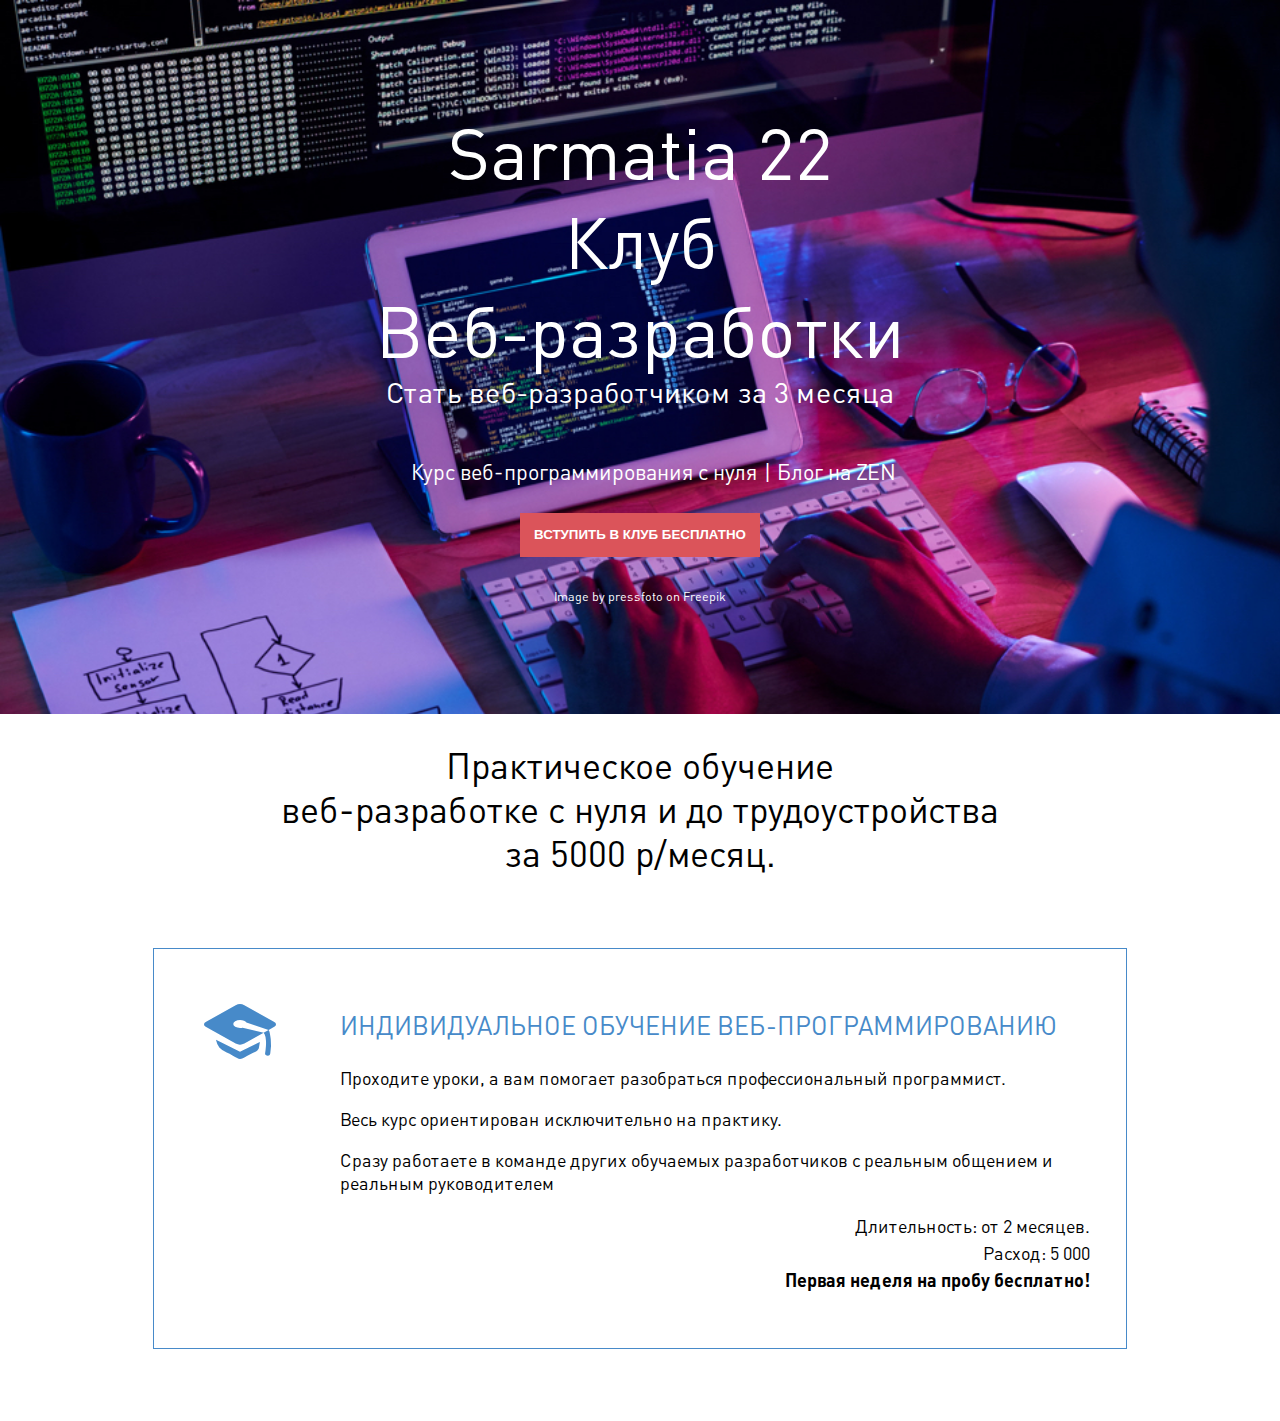
<file: index.html>
<!DOCTYPE html>
<html lang="ru">
    <head>
        <title>Sarmatia 22</title>
        <meta charset="utf-8">
        <meta name="viewport" content="width=device-width">
        <!-- <meta name="keywords"> -->
        <!-- <meta name="description"> -->
        <link rel="stylesheet" href="css/general.css">
        <!-- <link rel="stylesheet" href="fonts/DINPro/stylesheet.css"> -->
        <!-- <link rel="stylesheet" href="fonts/fontello-5a3dbc9b/css/fontello.css"> -->
    </head>
    <body>
        <header>
            <h1>Sarmatia 22 <br>
                Клуб<br> Веб-разработки 
                <span>Стать веб-разработчиком за 3 месяца</span>
            </h1>
            <nav>
                <ul>
                    <li>Курс веб-программирования с нуля</li>
                    <li>Блог на ZEN</li>
                </ul>
                <button>Вступить в клуб бесплатно</button>
            </nav>
            <div><a class="freepick-link" href="https://www.freepik.com/free-photo/professional-programmer-working-late-dark-office_5698342.htm#query=programmer&position=3&from_view=search" target="_blank">Image by pressfoto on Freepik</a></div>
        </header>
        <main>
            <section id="study-order">
                <h2>
                    Практическое обучение <br> веб-разработке с нуля и до трудоустройства <br> за 5000 р/месяц.
                </h2>

                <article class="grid-wrapper">
                    <div><span class="icon icon-graduation-cap"></span></div>
                    <div>
                        <h3>​ИНДИВИДУАЛЬНОЕ ОБУЧЕНИЕ ВЕБ-ПРОГРАММИРОВАНИЮ</h3>
                        <p>​Проходите уроки, а вам помогает разобраться профессиональный программист.</p>
                        <p>Весь курс ориентирован исключительно на практику.</p>
                        <p>Сразу работаете в команде других обучаемых разработчиков с реальным общением и реальным руководителем</p>
                        <p>​Длительность: от 2 месяцев.<br>
                            Расход: 5 000<br>
                            <b>Первая неделя на пробу бесплатно!</b></p>
                    </div>
                </article>                
            </section>
        </main>
    </body>
</html>
</file>
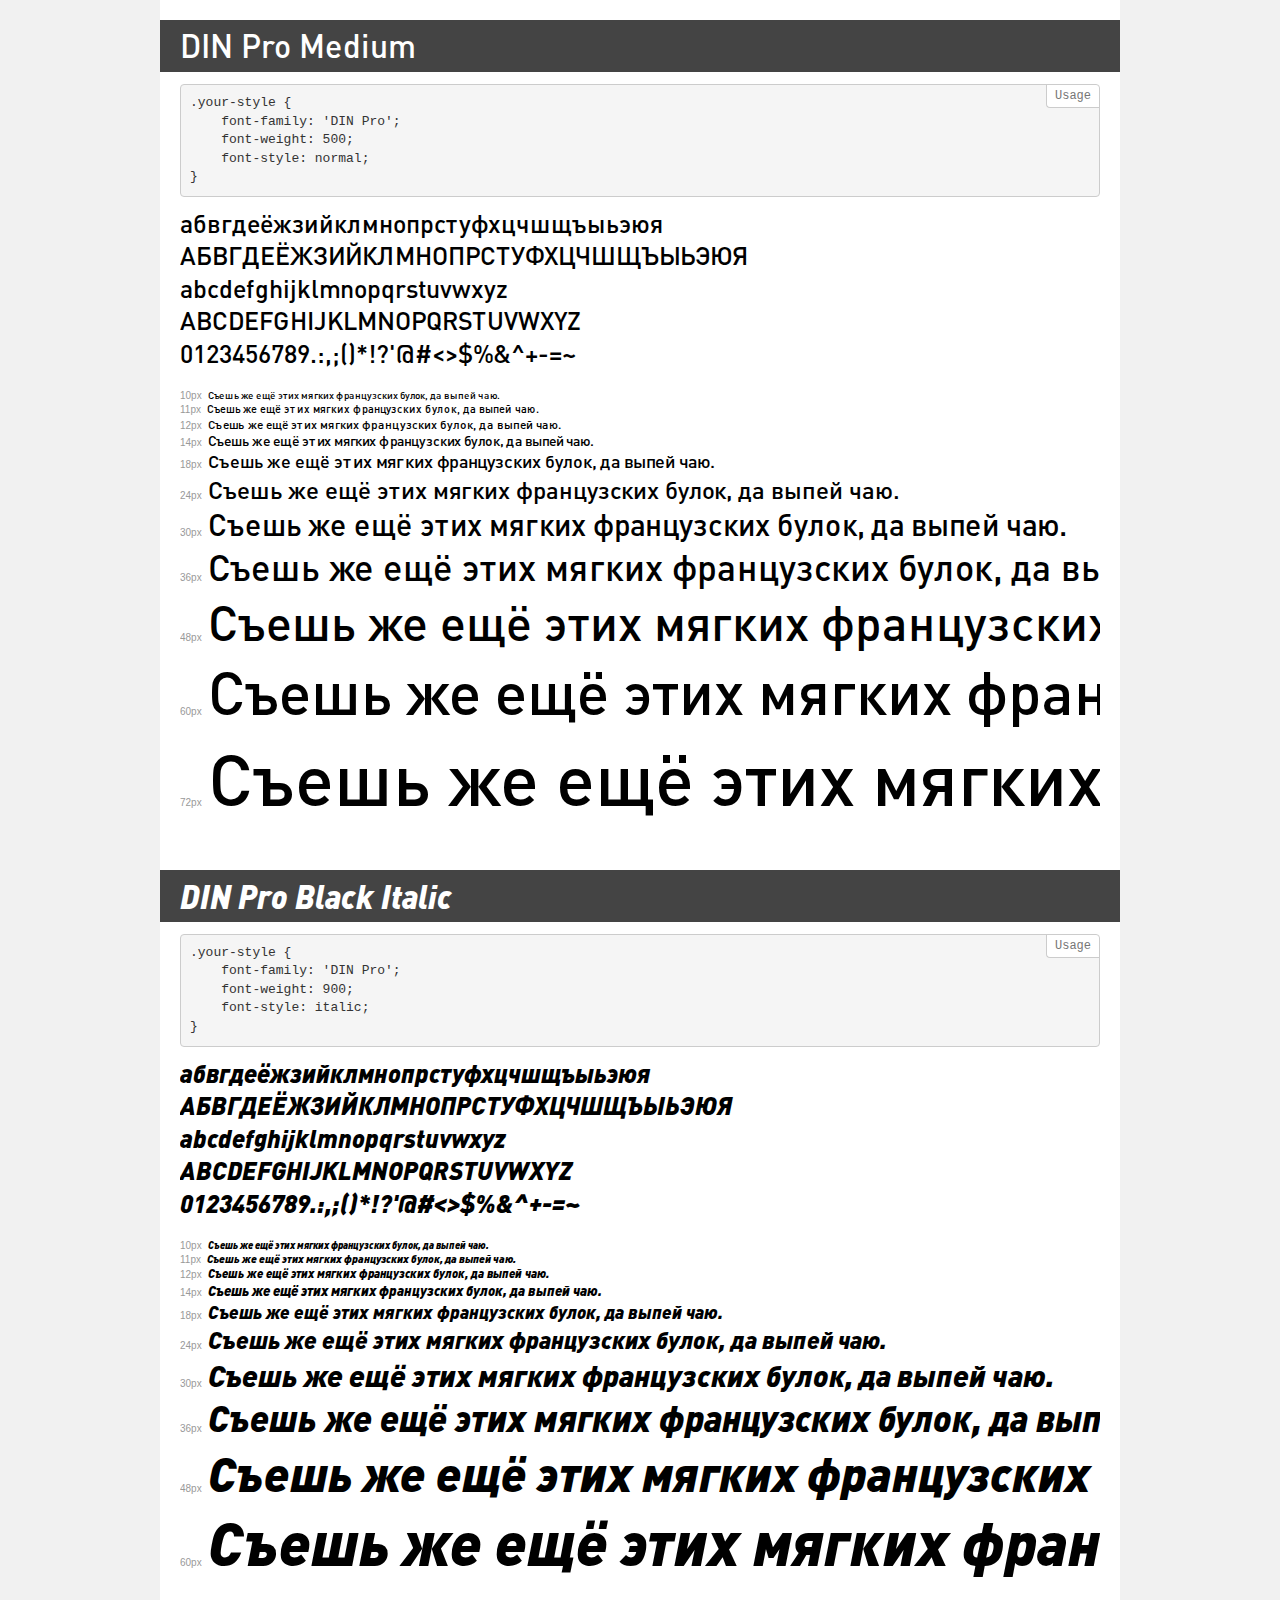
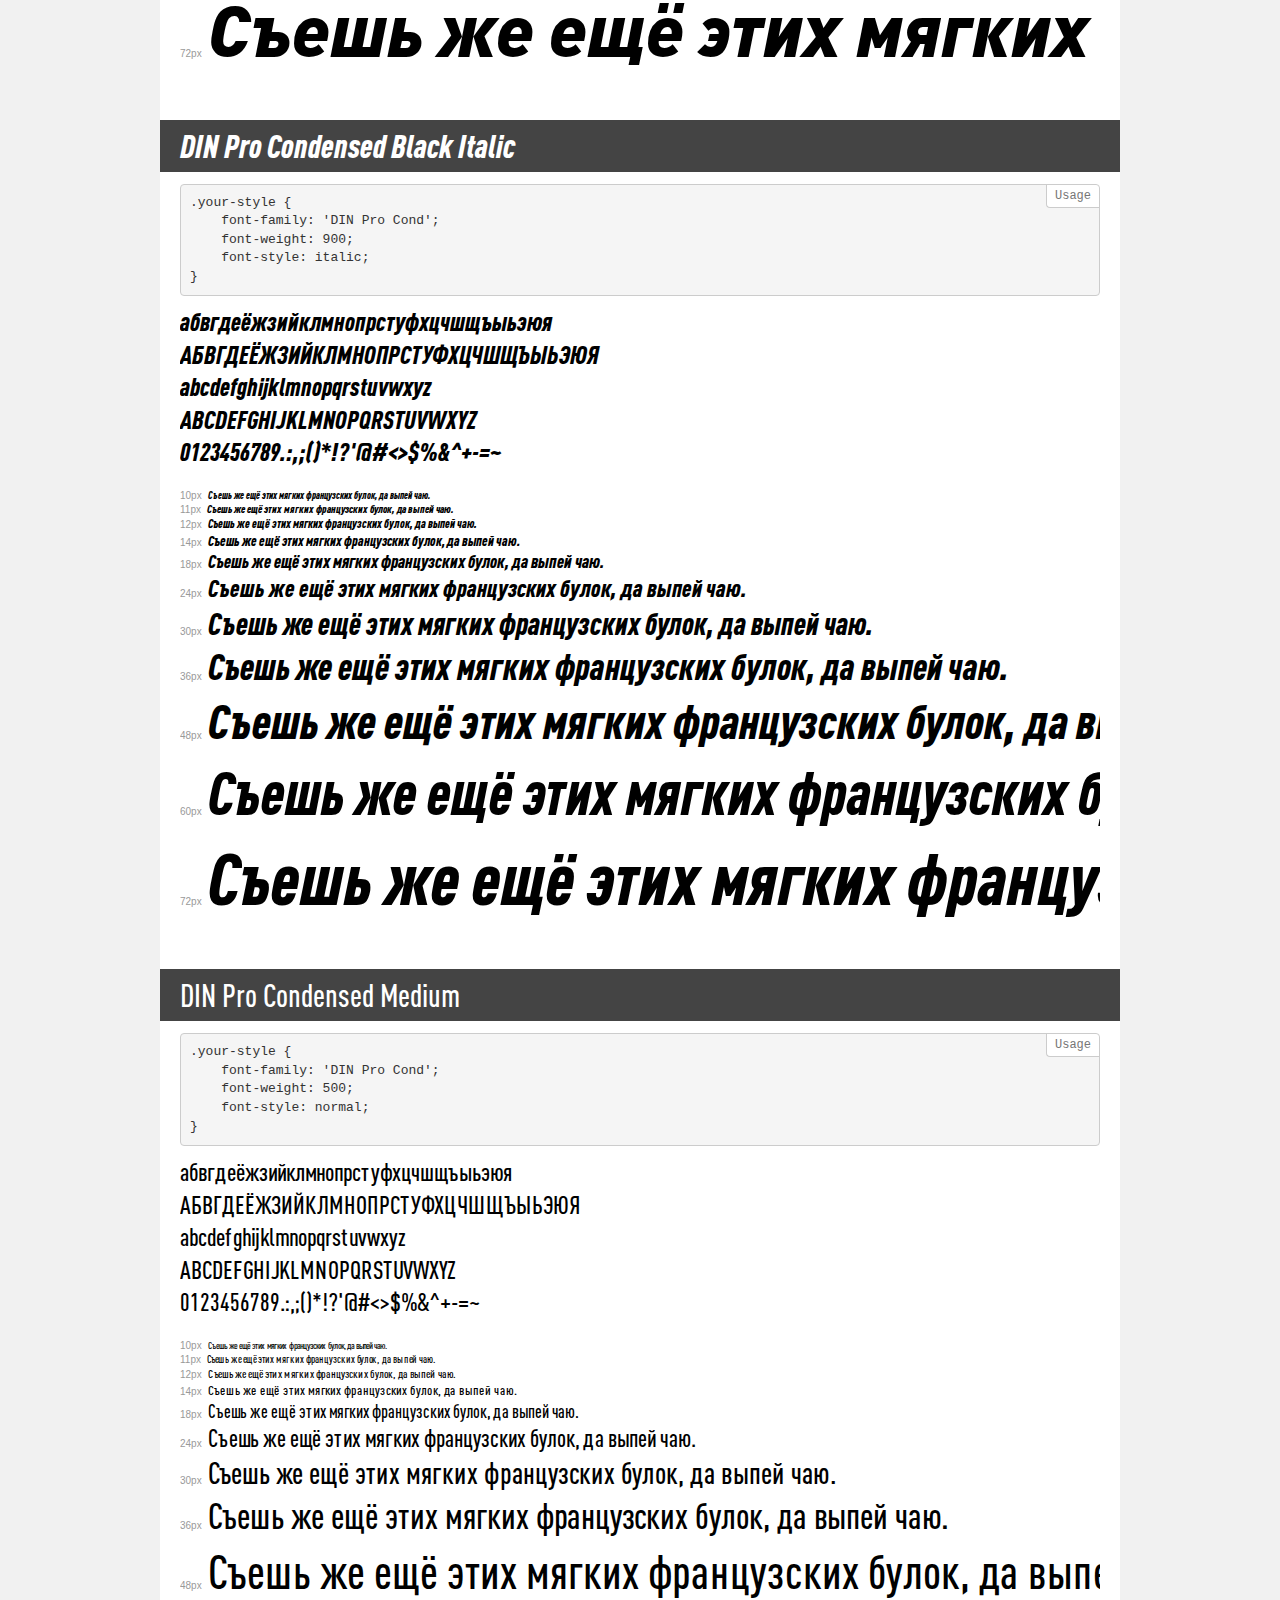
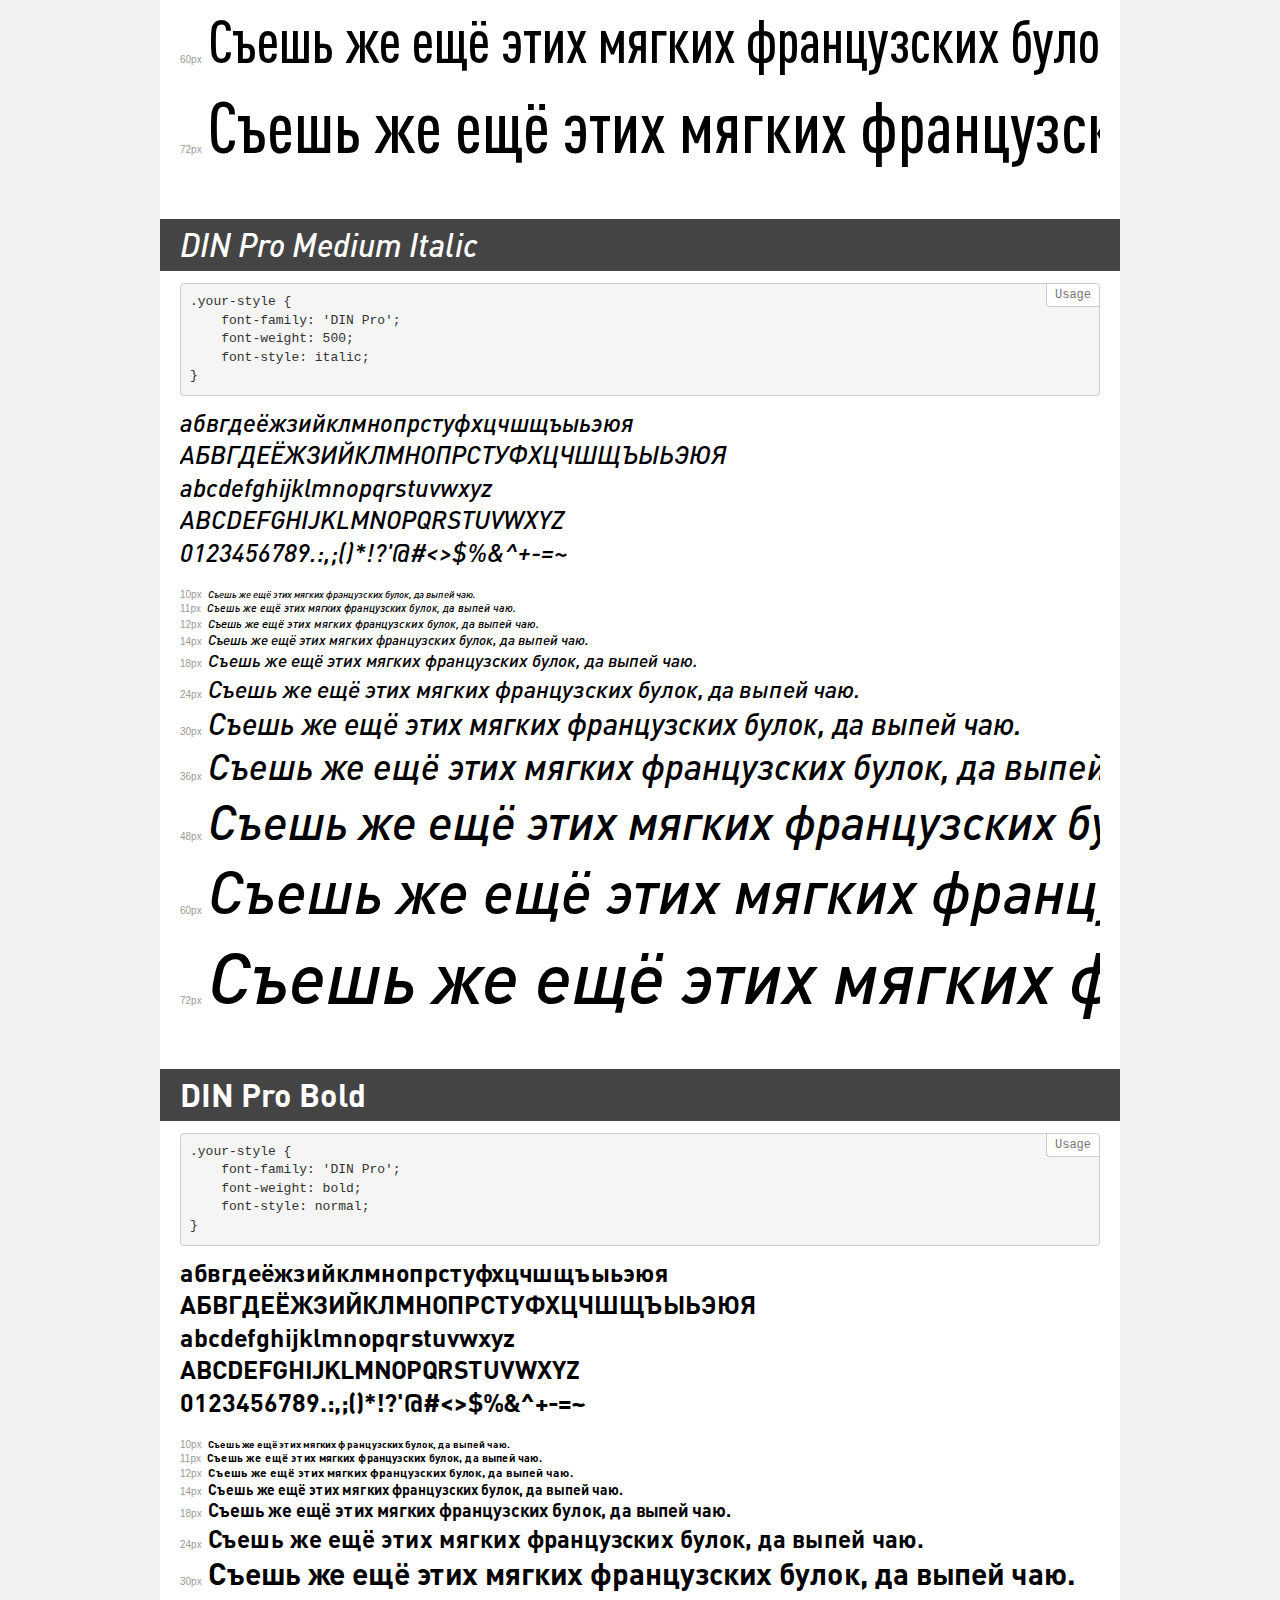
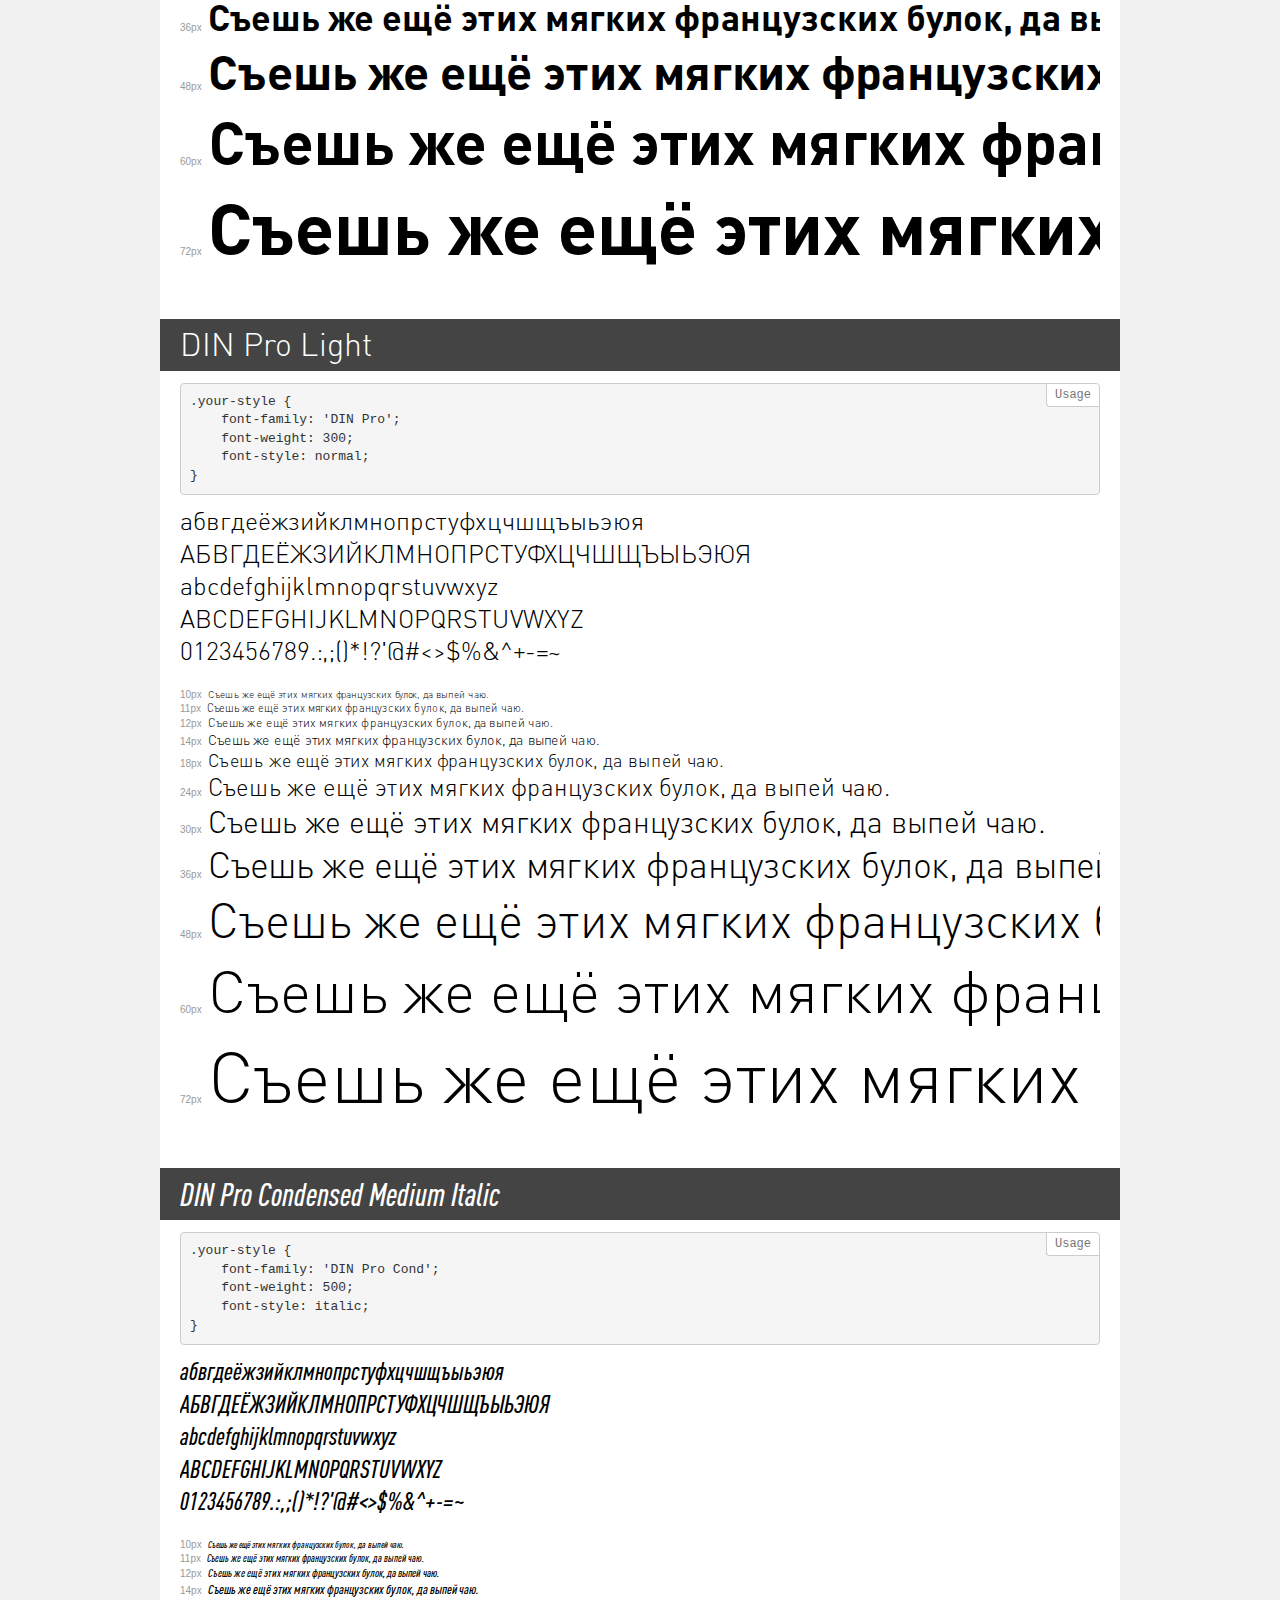
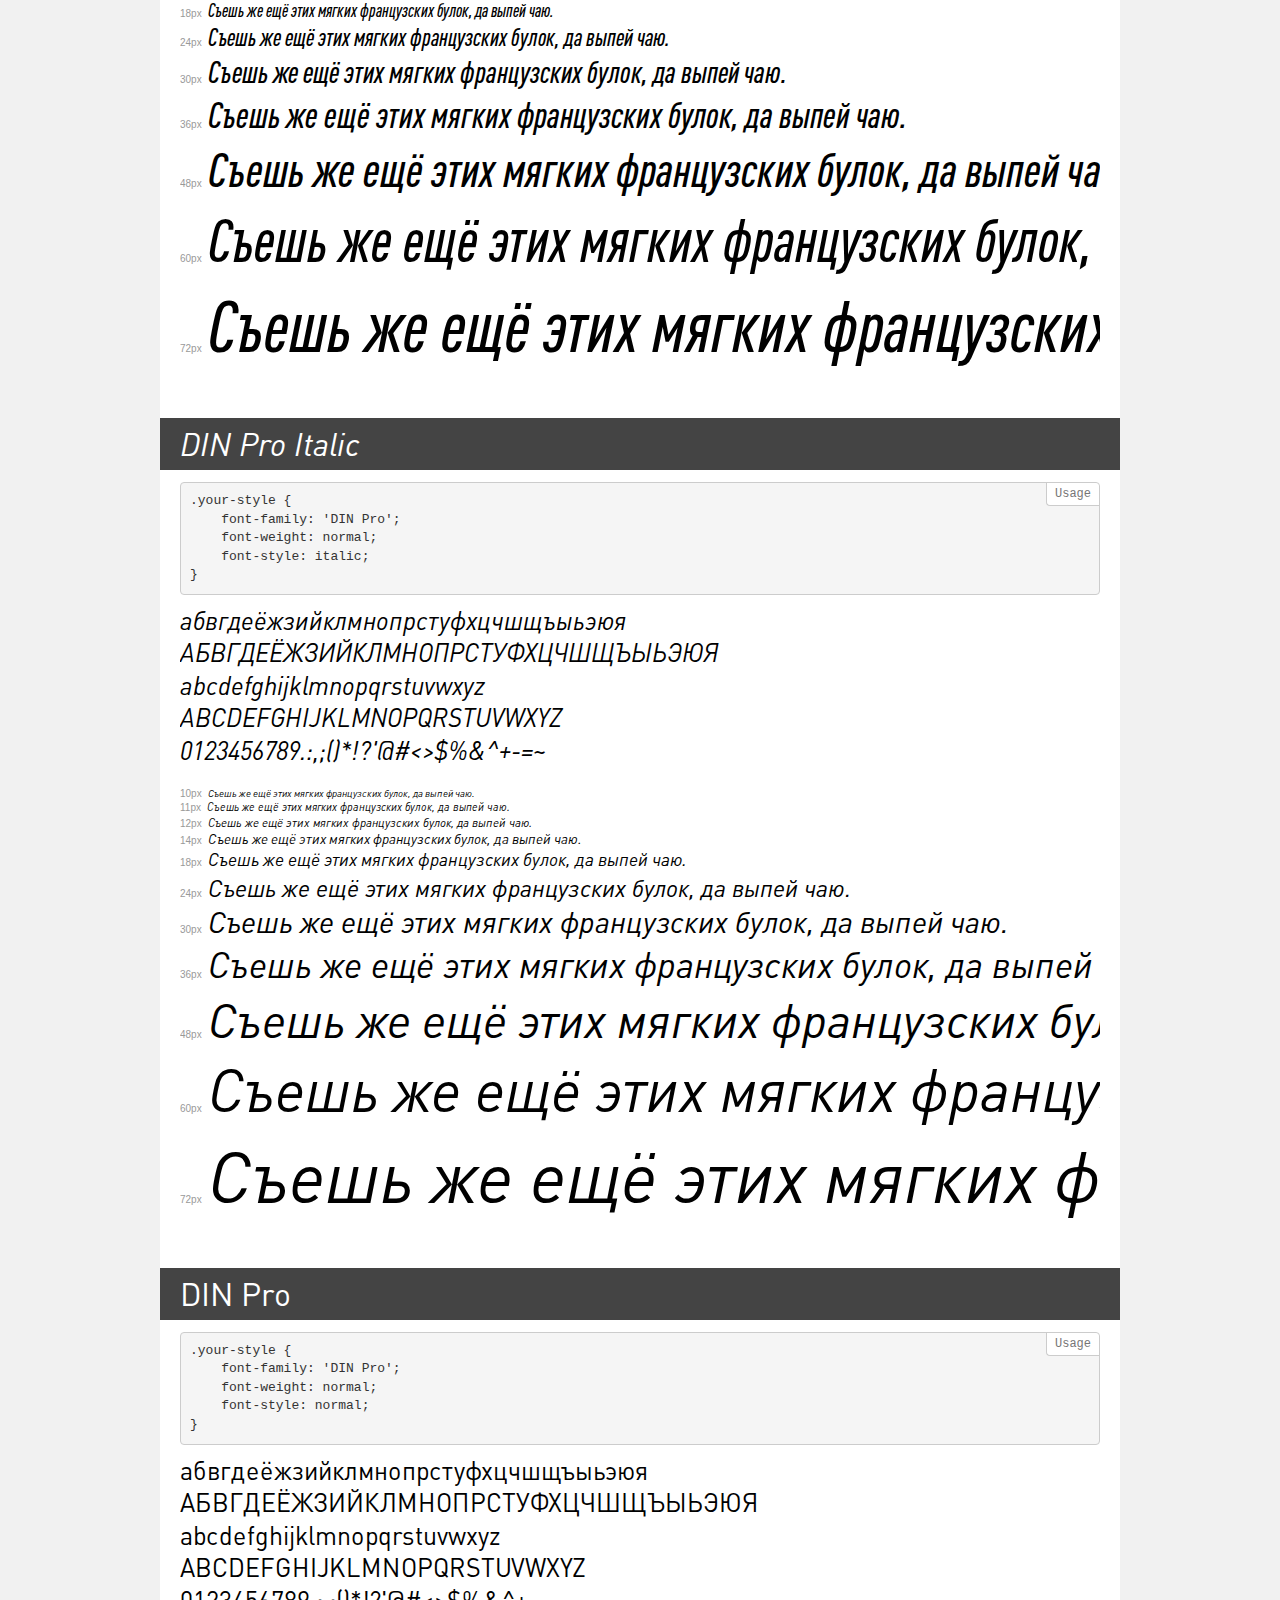
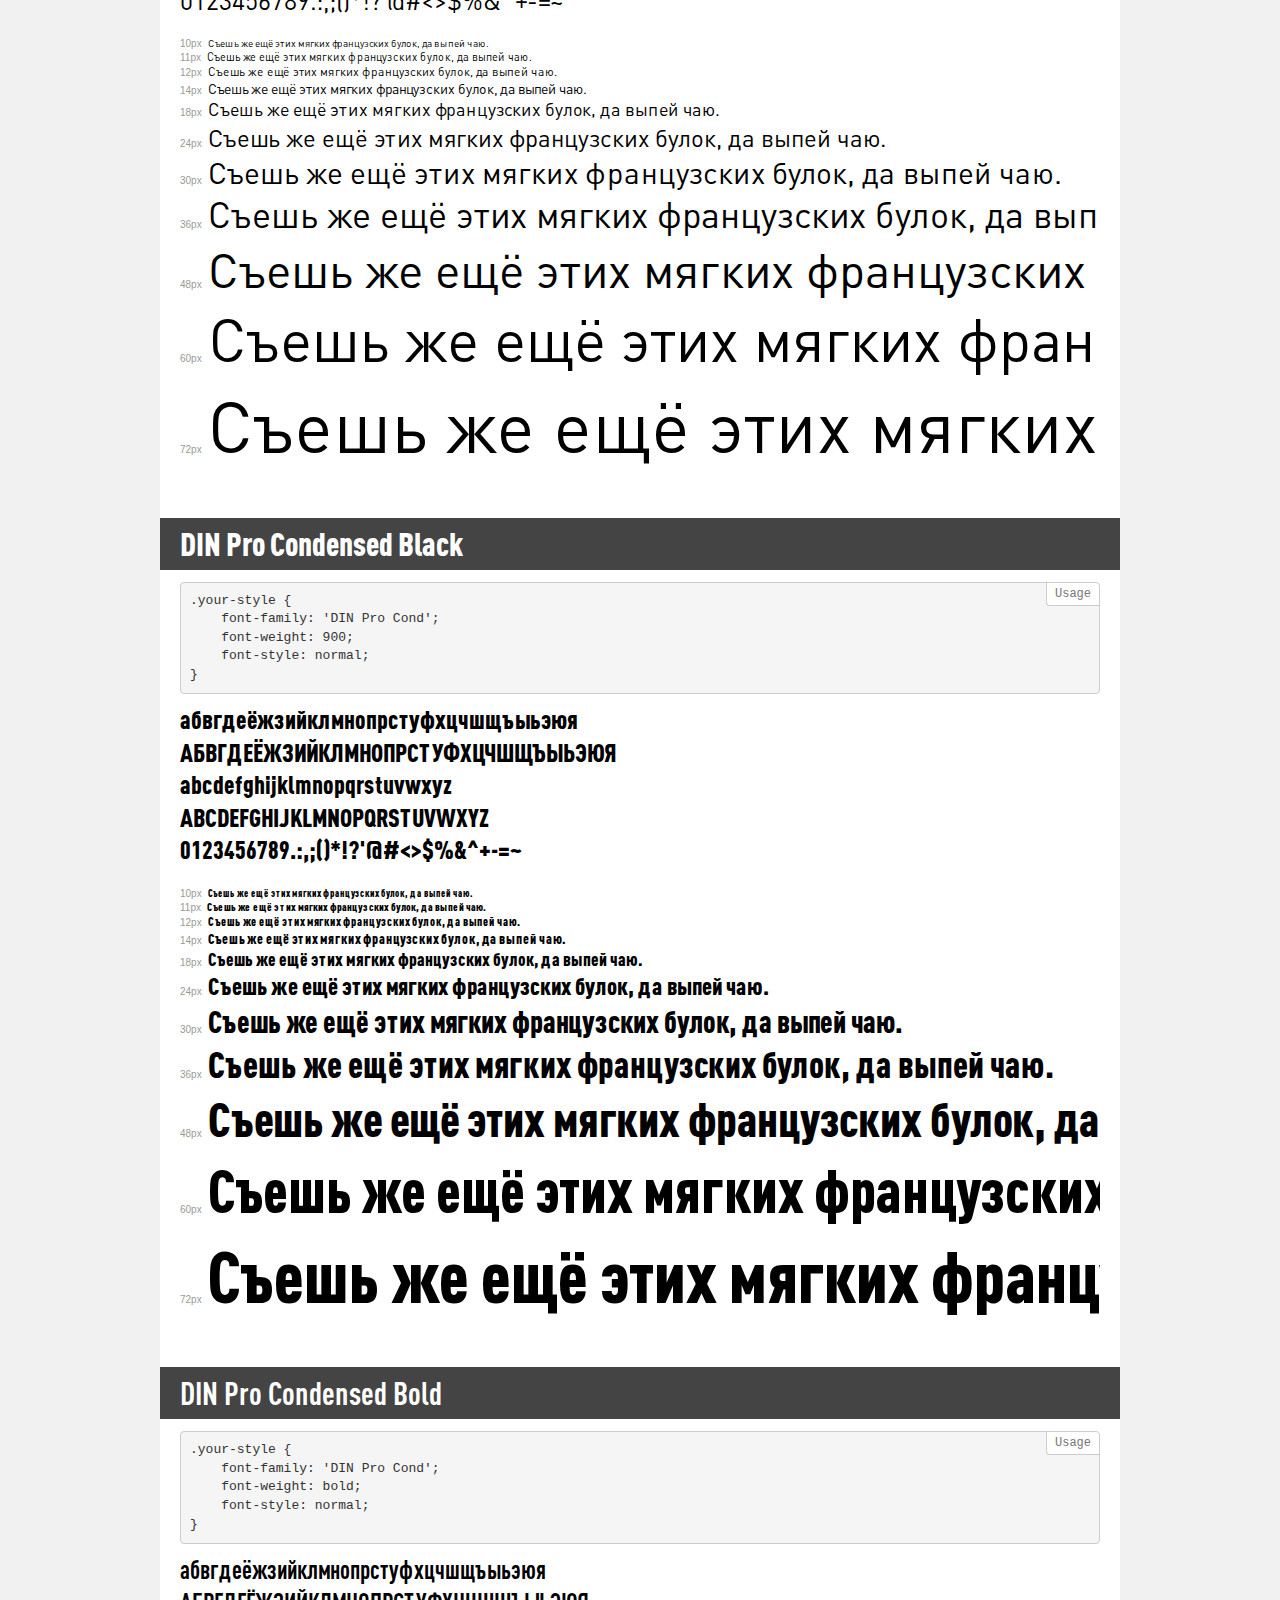
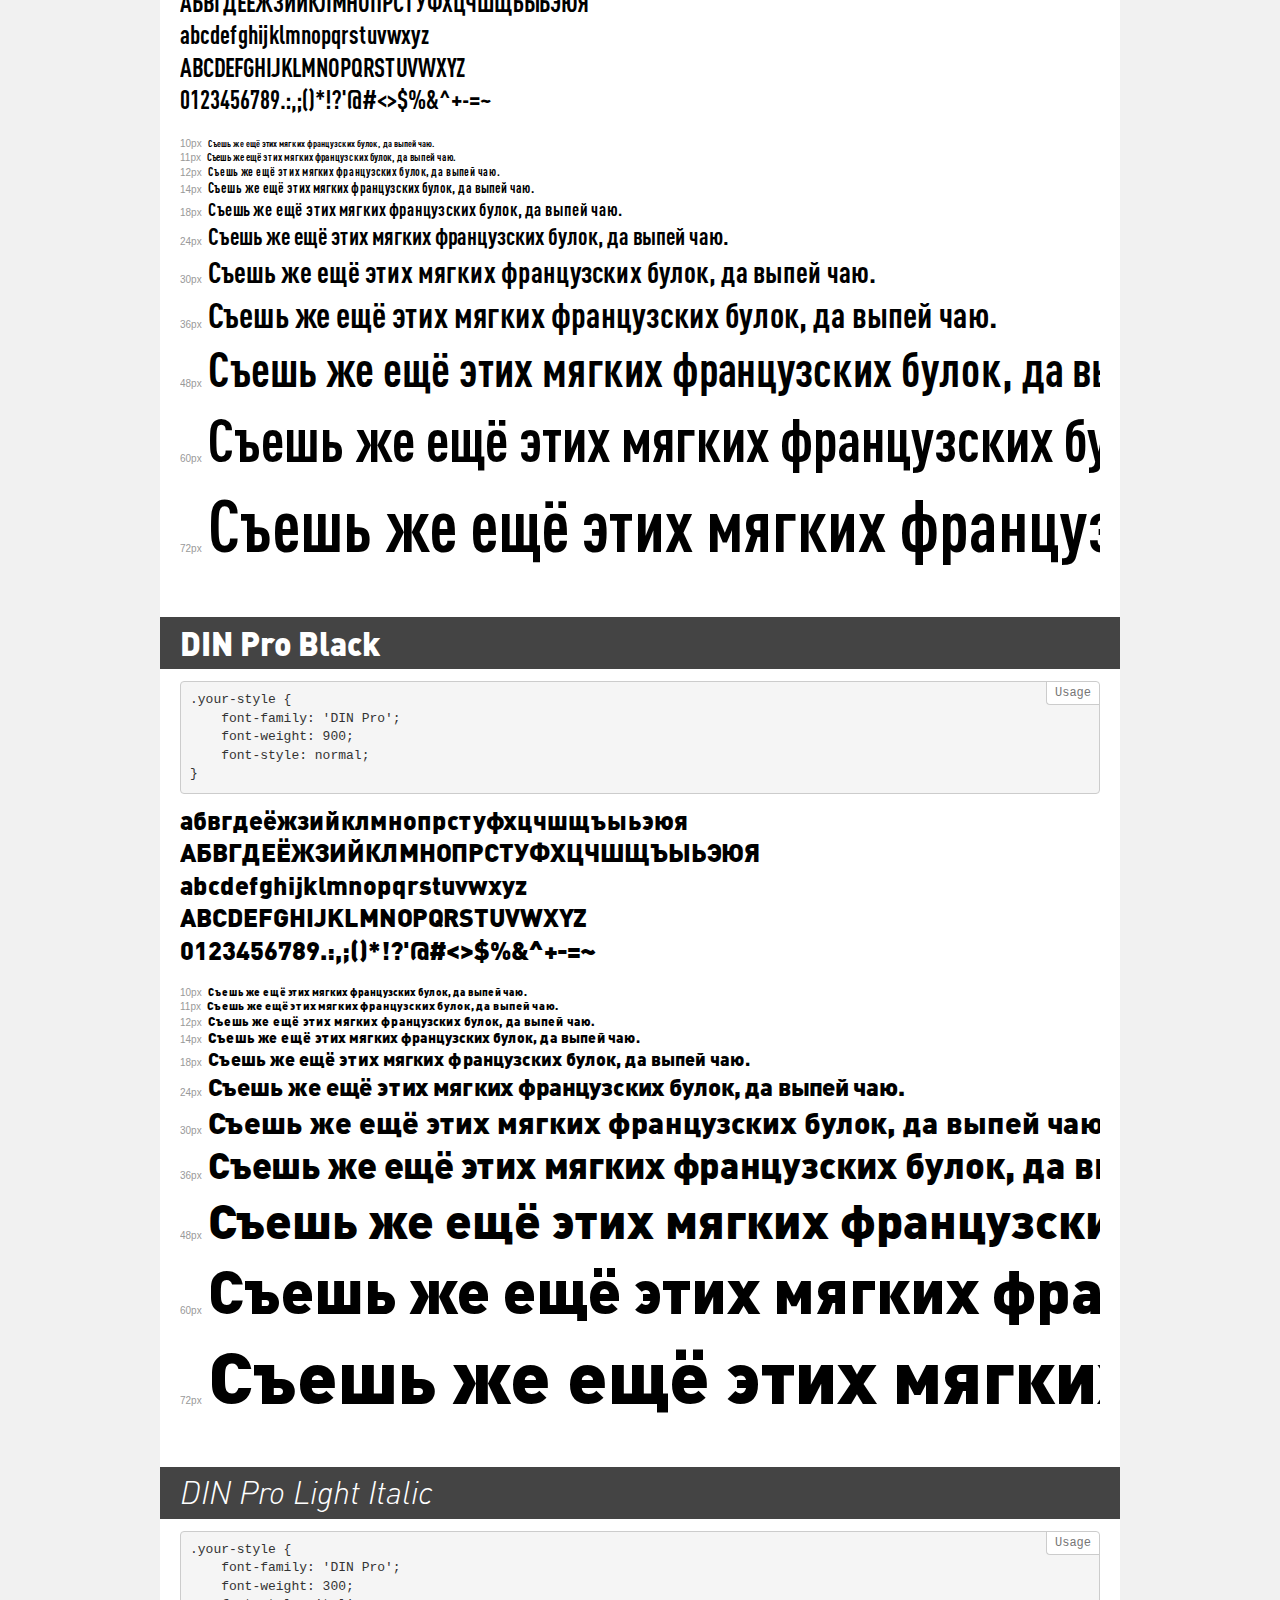
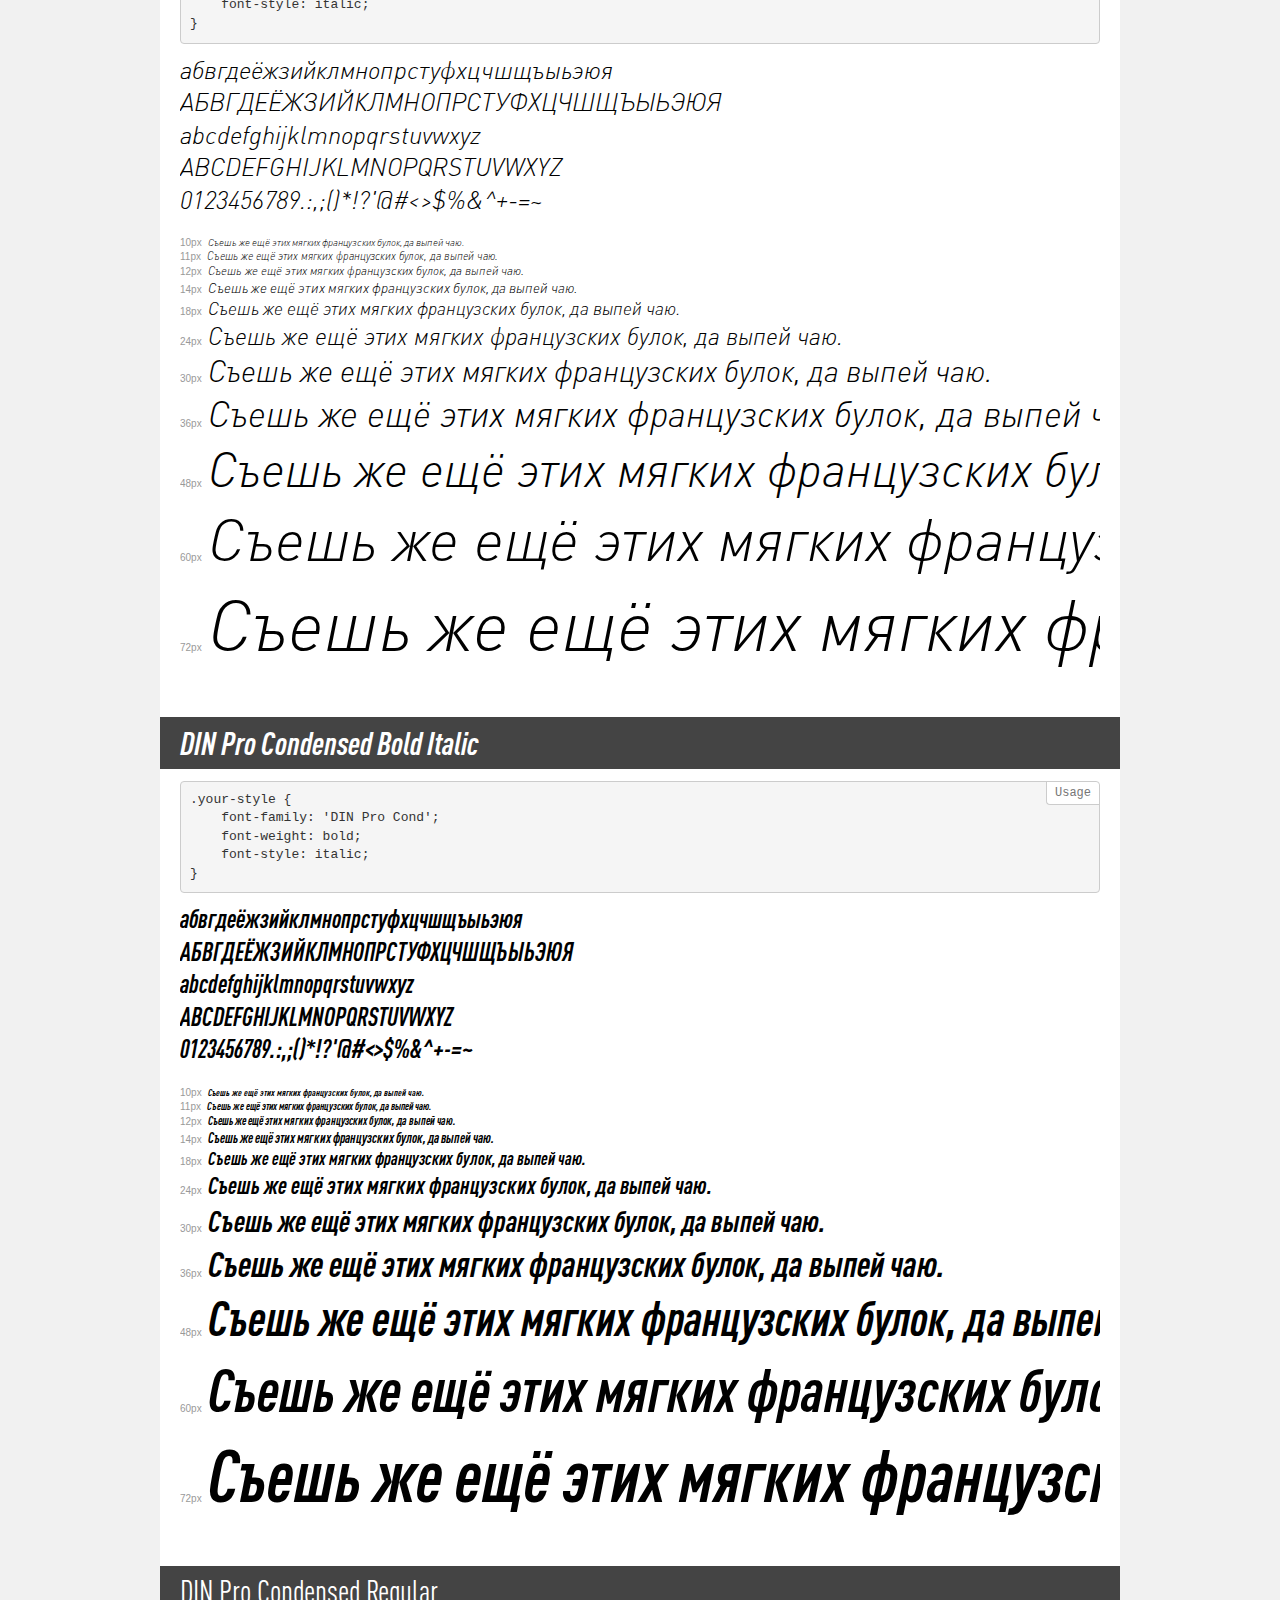
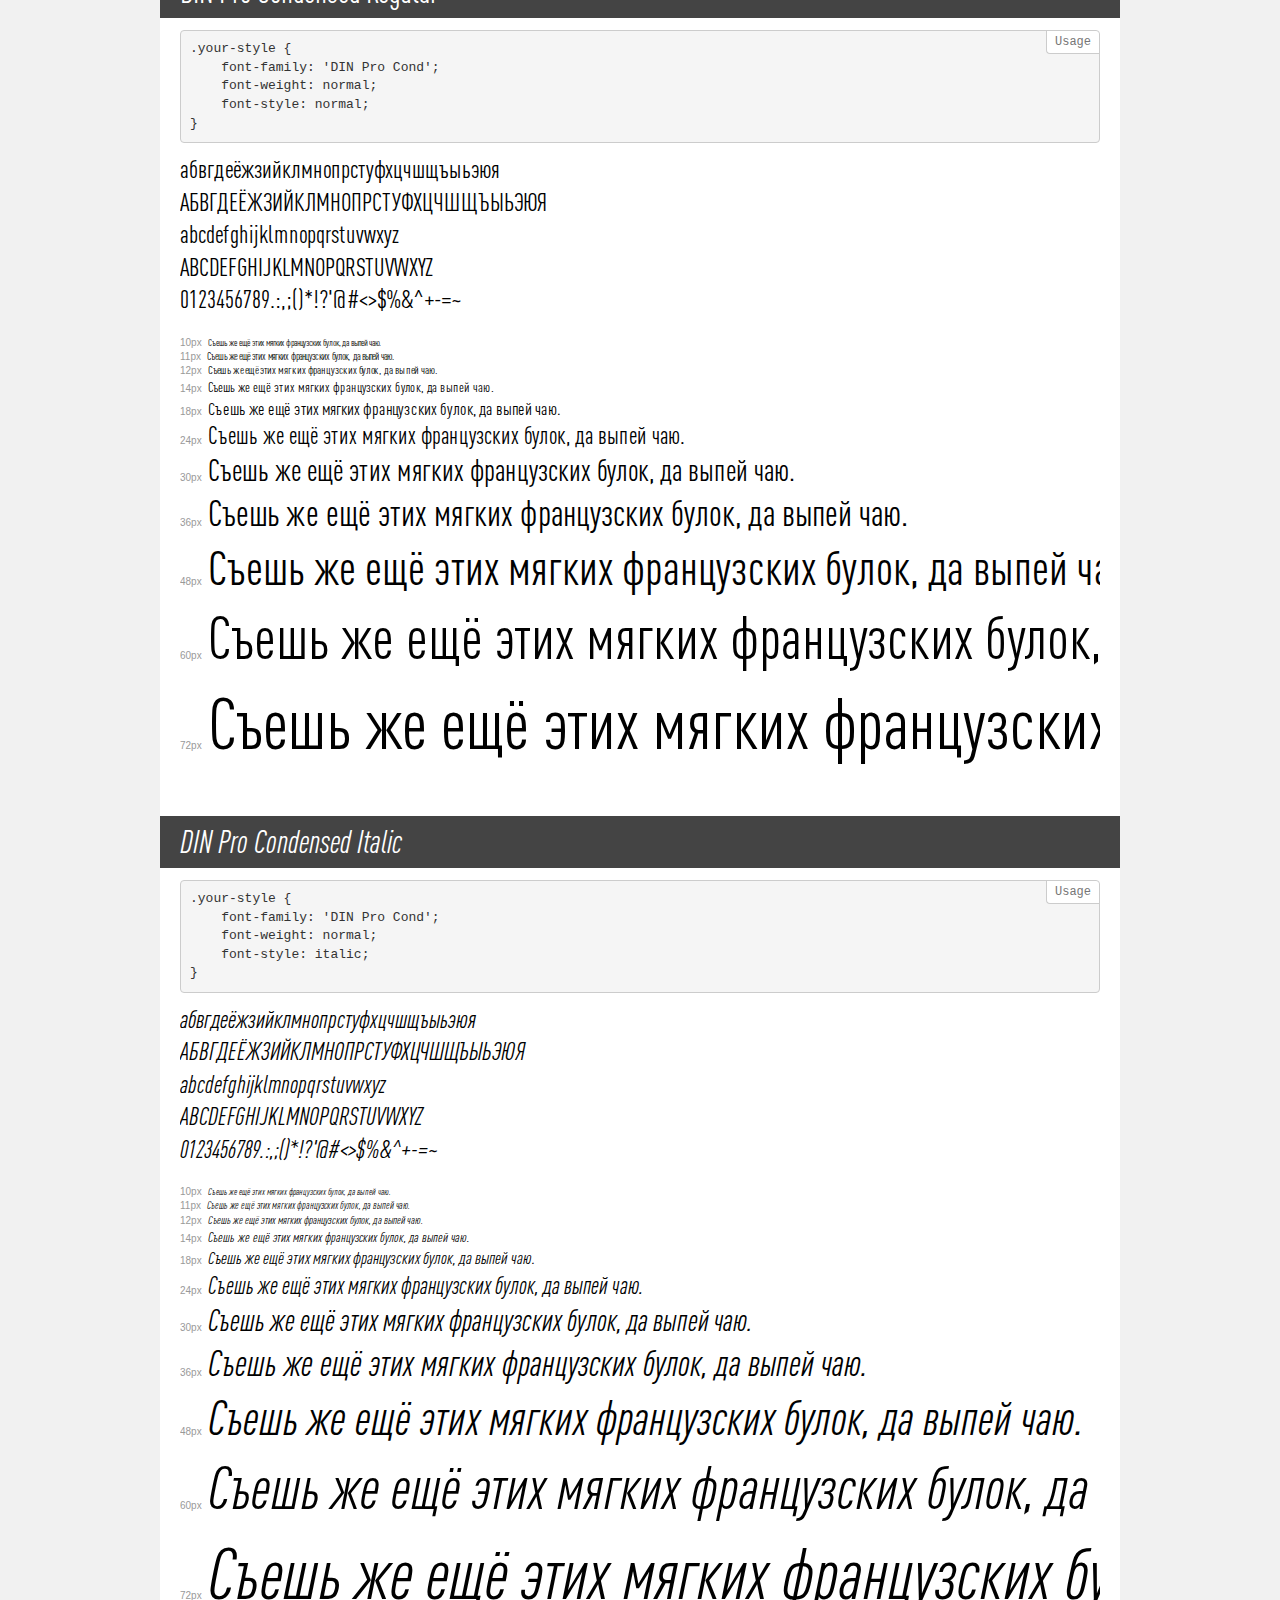
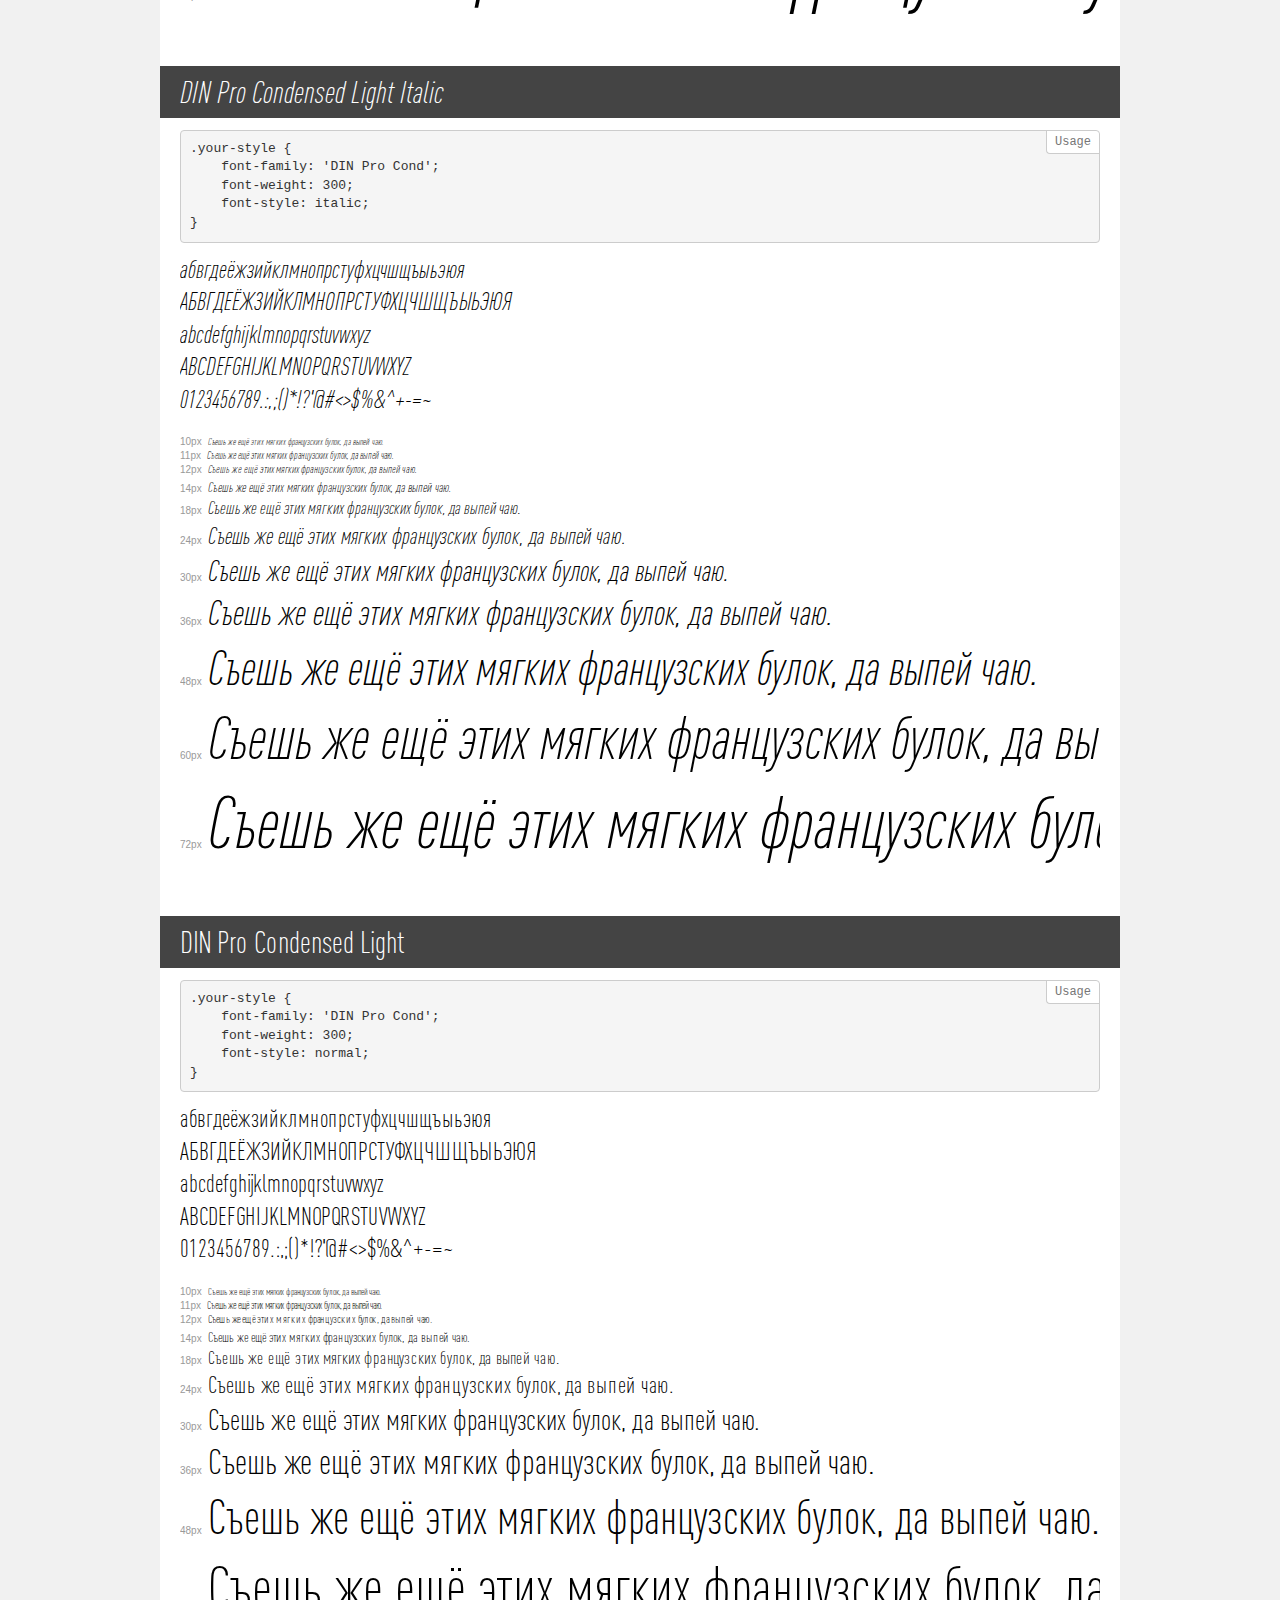
<file: fonts/DINPro/demo.html>
<!DOCTYPE html>
<html>
<head>
	<meta charset="utf-8">
	<meta http-equiv="X-UA-Compatible" content="IE=edge">
	<meta name="viewport" content="width=device-width, initial-scale=1">
	<meta name="robots" content="noindex, noarchive">
	<title>Transfonter demo</title>
	<link href="stylesheet.css" rel="stylesheet">
	<style>
		/*
		http://meyerweb.com/eric/tools/css/reset/
		v2.0 | 20110126
		License: none (public domain)
		*/
		html, body, div, span, applet, object, iframe,
		h1, h2, h3, h4, h5, h6, p, blockquote, pre,
		a, abbr, acronym, address, big, cite, code,
		del, dfn, em, img, ins, kbd, q, s, samp,
		small, strike, strong, sub, sup, tt, var,
		b, u, i, center,
		dl, dt, dd, ol, ul, li,
		fieldset, form, label, legend,
		table, caption, tbody, tfoot, thead, tr, th, td,
		article, aside, canvas, details, embed,
		figure, figcaption, footer, header, hgroup,
		menu, nav, output, ruby, section, summary,
		time, mark, audio, video {
			margin: 0;
			padding: 0;
			border: 0;
			font-size: 100%;
			font: inherit;
			vertical-align: baseline;
		}
		/* HTML5 display-role reset for older browsers */
		article, aside, details, figcaption, figure,
		footer, header, hgroup, menu, nav, section {
			display: block;
		}
		body {
			line-height: 1;
		}
		ol, ul {
			list-style: none;
		}
		blockquote, q {
			quotes: none;
		}
		blockquote:before, blockquote:after,
		q:before, q:after {
			content: '';
			content: none;
		}
		table {
			border-collapse: collapse;
			border-spacing: 0;
		}
		/* common styles */
		body {
			background: #f1f1f1;
			color: #000;
		}
		.page {
			background: #fff;
			width: 920px;
			margin: 0 auto;
			padding: 20px 20px 0 20px;
			overflow: hidden;
		}
		.font-container {
			overflow-x: auto;
			overflow-y: hidden;
			margin-bottom: 40px;
			line-height: 1.3;
			white-space: nowrap;
			padding-bottom: 5px;
		}
		h1 {
			position: relative;
			background: #444;
			font-size: 32px;
			color: #fff;
			padding: 10px 20px;
			margin: 0 -20px 12px -20px;
		}
		.letters {
			font-size: 25px;
			margin-bottom: 20px;
		}
		.s10:before {
			content: '10px';
		}
		.s11:before {
			content: '11px';
		}
		.s12:before {
			content: '12px';
		}
		.s14:before {
			content: '14px';
		}
		.s18:before {
			content: '18px';
		}
		.s24:before {
			content: '24px';
		}
		.s30:before {
			content: '30px';
		}
		.s36:before {
			content: '36px';
		}
		.s48:before {
			content: '48px';
		}
		.s60:before {
			content: '60px';
		}
		.s72:before {
			content: '72px';
		}
		.s10:before, .s11:before, .s12:before, .s14:before,
		.s18:before, .s24:before, .s30:before, .s36:before,
		.s48:before, .s60:before, .s72:before {
			font-family: Arial, sans-serif;
			font-size: 10px;
			font-weight: normal;
			font-style: normal;
			color: #999;
			padding-right: 6px;
		}
		pre {
			display: block;
			position: relative;
			padding: 9px;
			margin: 0 0 10px;
			font-family: Monaco, Menlo, Consolas, "Courier New", monospace !important;
			font-size: 13px;
			line-height: 1.428571429;
			color: #333;
			font-weight: normal !important;
			font-style: normal !important;
			background-color: #f5f5f5;
			border: 1px solid #ccc;
			overflow-x: auto;
			border-radius: 4px;
		}
		pre:after {
			display: block;
			position: absolute;
			right: 0;
			top: 0;
			content: 'Usage';
			line-height: 1;
			padding: 5px 8px;
			font-size: 12px;
			color: #767676;
			background-color: #fff;
			border: 1px solid #ccc;
			border-right: none;
			border-top: none;
			border-radius: 0 4px 0 4px;
			z-index: 10;
		}
		/* responsive */
		@media (max-width: 959px) {
			.page {
				width: auto;
				margin: 0;
			}
		}
	</style>
</head>
<body>
<div class="page">
	<div class="demo" style="font-family: 'DIN Pro'; font-weight: 500; font-style: normal;">
		<h1>DIN Pro Medium</h1>
		<pre>.your-style {
    font-family: 'DIN Pro';
    font-weight: 500;
    font-style: normal;
}</pre>
		<div class="font-container">
			<p class="letters">
				абвгдеёжзийклмнопрстуфхцчшщъыьэюя <br />
				АБВГДЕЁЖЗИЙКЛМНОПРСТУФХЦЧШЩЪЫЬЭЮЯ <br />
				abcdefghijklmnopqrstuvwxyz <br />
				ABCDEFGHIJKLMNOPQRSTUVWXYZ <br />				0123456789.:,;()*!?'@#<>$%&^+-=~
			</p>
			<p class="s10" style="font-size: 10px;">Съешь же ещё этих мягких французских булок, да выпей чаю.</p>
			<p class="s11" style="font-size: 11px;">Съешь же ещё этих мягких французских булок, да выпей чаю.</p>
			<p class="s12" style="font-size: 12px;">Съешь же ещё этих мягких французских булок, да выпей чаю.</p>
			<p class="s14" style="font-size: 14px;">Съешь же ещё этих мягких французских булок, да выпей чаю.</p>
			<p class="s18" style="font-size: 18px;">Съешь же ещё этих мягких французских булок, да выпей чаю.</p>
			<p class="s24" style="font-size: 24px;">Съешь же ещё этих мягких французских булок, да выпей чаю.</p>
			<p class="s30" style="font-size: 30px;">Съешь же ещё этих мягких французских булок, да выпей чаю.</p>
			<p class="s36" style="font-size: 36px;">Съешь же ещё этих мягких французских булок, да выпей чаю.</p>
			<p class="s48" style="font-size: 48px;">Съешь же ещё этих мягких французских булок, да выпей чаю.</p>
			<p class="s60" style="font-size: 60px;">Съешь же ещё этих мягких французских булок, да выпей чаю.</p>
			<p class="s72" style="font-size: 72px;">Съешь же ещё этих мягких французских булок, да выпей чаю.</p>
		</div>
	</div>
	<div class="demo" style="font-family: 'DIN Pro'; font-weight: 900; font-style: italic;">
		<h1>DIN Pro Black Italic</h1>
		<pre>.your-style {
    font-family: 'DIN Pro';
    font-weight: 900;
    font-style: italic;
}</pre>
		<div class="font-container">
			<p class="letters">
				абвгдеёжзийклмнопрстуфхцчшщъыьэюя <br />
				АБВГДЕЁЖЗИЙКЛМНОПРСТУФХЦЧШЩЪЫЬЭЮЯ <br />
				abcdefghijklmnopqrstuvwxyz <br />
				ABCDEFGHIJKLMNOPQRSTUVWXYZ <br />				0123456789.:,;()*!?'@#<>$%&^+-=~
			</p>
			<p class="s10" style="font-size: 10px;">Съешь же ещё этих мягких французских булок, да выпей чаю.</p>
			<p class="s11" style="font-size: 11px;">Съешь же ещё этих мягких французских булок, да выпей чаю.</p>
			<p class="s12" style="font-size: 12px;">Съешь же ещё этих мягких французских булок, да выпей чаю.</p>
			<p class="s14" style="font-size: 14px;">Съешь же ещё этих мягких французских булок, да выпей чаю.</p>
			<p class="s18" style="font-size: 18px;">Съешь же ещё этих мягких французских булок, да выпей чаю.</p>
			<p class="s24" style="font-size: 24px;">Съешь же ещё этих мягких французских булок, да выпей чаю.</p>
			<p class="s30" style="font-size: 30px;">Съешь же ещё этих мягких французских булок, да выпей чаю.</p>
			<p class="s36" style="font-size: 36px;">Съешь же ещё этих мягких французских булок, да выпей чаю.</p>
			<p class="s48" style="font-size: 48px;">Съешь же ещё этих мягких французских булок, да выпей чаю.</p>
			<p class="s60" style="font-size: 60px;">Съешь же ещё этих мягких французских булок, да выпей чаю.</p>
			<p class="s72" style="font-size: 72px;">Съешь же ещё этих мягких французских булок, да выпей чаю.</p>
		</div>
	</div>
	<div class="demo" style="font-family: 'DIN Pro Cond'; font-weight: 900; font-style: italic;">
		<h1>DIN Pro Condensed Black Italic</h1>
		<pre>.your-style {
    font-family: 'DIN Pro Cond';
    font-weight: 900;
    font-style: italic;
}</pre>
		<div class="font-container">
			<p class="letters">
				абвгдеёжзийклмнопрстуфхцчшщъыьэюя <br />
				АБВГДЕЁЖЗИЙКЛМНОПРСТУФХЦЧШЩЪЫЬЭЮЯ <br />
				abcdefghijklmnopqrstuvwxyz <br />
				ABCDEFGHIJKLMNOPQRSTUVWXYZ <br />				0123456789.:,;()*!?'@#<>$%&^+-=~
			</p>
			<p class="s10" style="font-size: 10px;">Съешь же ещё этих мягких французских булок, да выпей чаю.</p>
			<p class="s11" style="font-size: 11px;">Съешь же ещё этих мягких французских булок, да выпей чаю.</p>
			<p class="s12" style="font-size: 12px;">Съешь же ещё этих мягких французских булок, да выпей чаю.</p>
			<p class="s14" style="font-size: 14px;">Съешь же ещё этих мягких французских булок, да выпей чаю.</p>
			<p class="s18" style="font-size: 18px;">Съешь же ещё этих мягких французских булок, да выпей чаю.</p>
			<p class="s24" style="font-size: 24px;">Съешь же ещё этих мягких французских булок, да выпей чаю.</p>
			<p class="s30" style="font-size: 30px;">Съешь же ещё этих мягких французских булок, да выпей чаю.</p>
			<p class="s36" style="font-size: 36px;">Съешь же ещё этих мягких французских булок, да выпей чаю.</p>
			<p class="s48" style="font-size: 48px;">Съешь же ещё этих мягких французских булок, да выпей чаю.</p>
			<p class="s60" style="font-size: 60px;">Съешь же ещё этих мягких французских булок, да выпей чаю.</p>
			<p class="s72" style="font-size: 72px;">Съешь же ещё этих мягких французских булок, да выпей чаю.</p>
		</div>
	</div>
	<div class="demo" style="font-family: 'DIN Pro Cond'; font-weight: 500; font-style: normal;">
		<h1>DIN Pro Condensed Medium</h1>
		<pre>.your-style {
    font-family: 'DIN Pro Cond';
    font-weight: 500;
    font-style: normal;
}</pre>
		<div class="font-container">
			<p class="letters">
				абвгдеёжзийклмнопрстуфхцчшщъыьэюя <br />
				АБВГДЕЁЖЗИЙКЛМНОПРСТУФХЦЧШЩЪЫЬЭЮЯ <br />
				abcdefghijklmnopqrstuvwxyz <br />
				ABCDEFGHIJKLMNOPQRSTUVWXYZ <br />				0123456789.:,;()*!?'@#<>$%&^+-=~
			</p>
			<p class="s10" style="font-size: 10px;">Съешь же ещё этих мягких французских булок, да выпей чаю.</p>
			<p class="s11" style="font-size: 11px;">Съешь же ещё этих мягких французских булок, да выпей чаю.</p>
			<p class="s12" style="font-size: 12px;">Съешь же ещё этих мягких французских булок, да выпей чаю.</p>
			<p class="s14" style="font-size: 14px;">Съешь же ещё этих мягких французских булок, да выпей чаю.</p>
			<p class="s18" style="font-size: 18px;">Съешь же ещё этих мягких французских булок, да выпей чаю.</p>
			<p class="s24" style="font-size: 24px;">Съешь же ещё этих мягких французских булок, да выпей чаю.</p>
			<p class="s30" style="font-size: 30px;">Съешь же ещё этих мягких французских булок, да выпей чаю.</p>
			<p class="s36" style="font-size: 36px;">Съешь же ещё этих мягких французских булок, да выпей чаю.</p>
			<p class="s48" style="font-size: 48px;">Съешь же ещё этих мягких французских булок, да выпей чаю.</p>
			<p class="s60" style="font-size: 60px;">Съешь же ещё этих мягких французских булок, да выпей чаю.</p>
			<p class="s72" style="font-size: 72px;">Съешь же ещё этих мягких французских булок, да выпей чаю.</p>
		</div>
	</div>
	<div class="demo" style="font-family: 'DIN Pro'; font-weight: 500; font-style: italic;">
		<h1>DIN Pro Medium Italic</h1>
		<pre>.your-style {
    font-family: 'DIN Pro';
    font-weight: 500;
    font-style: italic;
}</pre>
		<div class="font-container">
			<p class="letters">
				абвгдеёжзийклмнопрстуфхцчшщъыьэюя <br />
				АБВГДЕЁЖЗИЙКЛМНОПРСТУФХЦЧШЩЪЫЬЭЮЯ <br />
				abcdefghijklmnopqrstuvwxyz <br />
				ABCDEFGHIJKLMNOPQRSTUVWXYZ <br />				0123456789.:,;()*!?'@#<>$%&^+-=~
			</p>
			<p class="s10" style="font-size: 10px;">Съешь же ещё этих мягких французских булок, да выпей чаю.</p>
			<p class="s11" style="font-size: 11px;">Съешь же ещё этих мягких французских булок, да выпей чаю.</p>
			<p class="s12" style="font-size: 12px;">Съешь же ещё этих мягких французских булок, да выпей чаю.</p>
			<p class="s14" style="font-size: 14px;">Съешь же ещё этих мягких французских булок, да выпей чаю.</p>
			<p class="s18" style="font-size: 18px;">Съешь же ещё этих мягких французских булок, да выпей чаю.</p>
			<p class="s24" style="font-size: 24px;">Съешь же ещё этих мягких французских булок, да выпей чаю.</p>
			<p class="s30" style="font-size: 30px;">Съешь же ещё этих мягких французских булок, да выпей чаю.</p>
			<p class="s36" style="font-size: 36px;">Съешь же ещё этих мягких французских булок, да выпей чаю.</p>
			<p class="s48" style="font-size: 48px;">Съешь же ещё этих мягких французских булок, да выпей чаю.</p>
			<p class="s60" style="font-size: 60px;">Съешь же ещё этих мягких французских булок, да выпей чаю.</p>
			<p class="s72" style="font-size: 72px;">Съешь же ещё этих мягких французских булок, да выпей чаю.</p>
		</div>
	</div>
	<div class="demo" style="font-family: 'DIN Pro'; font-weight: bold; font-style: normal;">
		<h1>DIN Pro Bold</h1>
		<pre>.your-style {
    font-family: 'DIN Pro';
    font-weight: bold;
    font-style: normal;
}</pre>
		<div class="font-container">
			<p class="letters">
				абвгдеёжзийклмнопрстуфхцчшщъыьэюя <br />
				АБВГДЕЁЖЗИЙКЛМНОПРСТУФХЦЧШЩЪЫЬЭЮЯ <br />
				abcdefghijklmnopqrstuvwxyz <br />
				ABCDEFGHIJKLMNOPQRSTUVWXYZ <br />				0123456789.:,;()*!?'@#<>$%&^+-=~
			</p>
			<p class="s10" style="font-size: 10px;">Съешь же ещё этих мягких французских булок, да выпей чаю.</p>
			<p class="s11" style="font-size: 11px;">Съешь же ещё этих мягких французских булок, да выпей чаю.</p>
			<p class="s12" style="font-size: 12px;">Съешь же ещё этих мягких французских булок, да выпей чаю.</p>
			<p class="s14" style="font-size: 14px;">Съешь же ещё этих мягких французских булок, да выпей чаю.</p>
			<p class="s18" style="font-size: 18px;">Съешь же ещё этих мягких французских булок, да выпей чаю.</p>
			<p class="s24" style="font-size: 24px;">Съешь же ещё этих мягких французских булок, да выпей чаю.</p>
			<p class="s30" style="font-size: 30px;">Съешь же ещё этих мягких французских булок, да выпей чаю.</p>
			<p class="s36" style="font-size: 36px;">Съешь же ещё этих мягких французских булок, да выпей чаю.</p>
			<p class="s48" style="font-size: 48px;">Съешь же ещё этих мягких французских булок, да выпей чаю.</p>
			<p class="s60" style="font-size: 60px;">Съешь же ещё этих мягких французских булок, да выпей чаю.</p>
			<p class="s72" style="font-size: 72px;">Съешь же ещё этих мягких французских булок, да выпей чаю.</p>
		</div>
	</div>
	<div class="demo" style="font-family: 'DIN Pro'; font-weight: 300; font-style: normal;">
		<h1>DIN Pro Light</h1>
		<pre>.your-style {
    font-family: 'DIN Pro';
    font-weight: 300;
    font-style: normal;
}</pre>
		<div class="font-container">
			<p class="letters">
				абвгдеёжзийклмнопрстуфхцчшщъыьэюя <br />
				АБВГДЕЁЖЗИЙКЛМНОПРСТУФХЦЧШЩЪЫЬЭЮЯ <br />
				abcdefghijklmnopqrstuvwxyz <br />
				ABCDEFGHIJKLMNOPQRSTUVWXYZ <br />				0123456789.:,;()*!?'@#<>$%&^+-=~
			</p>
			<p class="s10" style="font-size: 10px;">Съешь же ещё этих мягких французских булок, да выпей чаю.</p>
			<p class="s11" style="font-size: 11px;">Съешь же ещё этих мягких французских булок, да выпей чаю.</p>
			<p class="s12" style="font-size: 12px;">Съешь же ещё этих мягких французских булок, да выпей чаю.</p>
			<p class="s14" style="font-size: 14px;">Съешь же ещё этих мягких французских булок, да выпей чаю.</p>
			<p class="s18" style="font-size: 18px;">Съешь же ещё этих мягких французских булок, да выпей чаю.</p>
			<p class="s24" style="font-size: 24px;">Съешь же ещё этих мягких французских булок, да выпей чаю.</p>
			<p class="s30" style="font-size: 30px;">Съешь же ещё этих мягких французских булок, да выпей чаю.</p>
			<p class="s36" style="font-size: 36px;">Съешь же ещё этих мягких французских булок, да выпей чаю.</p>
			<p class="s48" style="font-size: 48px;">Съешь же ещё этих мягких французских булок, да выпей чаю.</p>
			<p class="s60" style="font-size: 60px;">Съешь же ещё этих мягких французских булок, да выпей чаю.</p>
			<p class="s72" style="font-size: 72px;">Съешь же ещё этих мягких французских булок, да выпей чаю.</p>
		</div>
	</div>
	<div class="demo" style="font-family: 'DIN Pro Cond'; font-weight: 500; font-style: italic;">
		<h1>DIN Pro Condensed Medium Italic</h1>
		<pre>.your-style {
    font-family: 'DIN Pro Cond';
    font-weight: 500;
    font-style: italic;
}</pre>
		<div class="font-container">
			<p class="letters">
				абвгдеёжзийклмнопрстуфхцчшщъыьэюя <br />
				АБВГДЕЁЖЗИЙКЛМНОПРСТУФХЦЧШЩЪЫЬЭЮЯ <br />
				abcdefghijklmnopqrstuvwxyz <br />
				ABCDEFGHIJKLMNOPQRSTUVWXYZ <br />				0123456789.:,;()*!?'@#<>$%&^+-=~
			</p>
			<p class="s10" style="font-size: 10px;">Съешь же ещё этих мягких французских булок, да выпей чаю.</p>
			<p class="s11" style="font-size: 11px;">Съешь же ещё этих мягких французских булок, да выпей чаю.</p>
			<p class="s12" style="font-size: 12px;">Съешь же ещё этих мягких французских булок, да выпей чаю.</p>
			<p class="s14" style="font-size: 14px;">Съешь же ещё этих мягких французских булок, да выпей чаю.</p>
			<p class="s18" style="font-size: 18px;">Съешь же ещё этих мягких французских булок, да выпей чаю.</p>
			<p class="s24" style="font-size: 24px;">Съешь же ещё этих мягких французских булок, да выпей чаю.</p>
			<p class="s30" style="font-size: 30px;">Съешь же ещё этих мягких французских булок, да выпей чаю.</p>
			<p class="s36" style="font-size: 36px;">Съешь же ещё этих мягких французских булок, да выпей чаю.</p>
			<p class="s48" style="font-size: 48px;">Съешь же ещё этих мягких французских булок, да выпей чаю.</p>
			<p class="s60" style="font-size: 60px;">Съешь же ещё этих мягких французских булок, да выпей чаю.</p>
			<p class="s72" style="font-size: 72px;">Съешь же ещё этих мягких французских булок, да выпей чаю.</p>
		</div>
	</div>
	<div class="demo" style="font-family: 'DIN Pro'; font-weight: normal; font-style: italic;">
		<h1>DIN Pro Italic</h1>
		<pre>.your-style {
    font-family: 'DIN Pro';
    font-weight: normal;
    font-style: italic;
}</pre>
		<div class="font-container">
			<p class="letters">
				абвгдеёжзийклмнопрстуфхцчшщъыьэюя <br />
				АБВГДЕЁЖЗИЙКЛМНОПРСТУФХЦЧШЩЪЫЬЭЮЯ <br />
				abcdefghijklmnopqrstuvwxyz <br />
				ABCDEFGHIJKLMNOPQRSTUVWXYZ <br />				0123456789.:,;()*!?'@#<>$%&^+-=~
			</p>
			<p class="s10" style="font-size: 10px;">Съешь же ещё этих мягких французских булок, да выпей чаю.</p>
			<p class="s11" style="font-size: 11px;">Съешь же ещё этих мягких французских булок, да выпей чаю.</p>
			<p class="s12" style="font-size: 12px;">Съешь же ещё этих мягких французских булок, да выпей чаю.</p>
			<p class="s14" style="font-size: 14px;">Съешь же ещё этих мягких французских булок, да выпей чаю.</p>
			<p class="s18" style="font-size: 18px;">Съешь же ещё этих мягких французских булок, да выпей чаю.</p>
			<p class="s24" style="font-size: 24px;">Съешь же ещё этих мягких французских булок, да выпей чаю.</p>
			<p class="s30" style="font-size: 30px;">Съешь же ещё этих мягких французских булок, да выпей чаю.</p>
			<p class="s36" style="font-size: 36px;">Съешь же ещё этих мягких французских булок, да выпей чаю.</p>
			<p class="s48" style="font-size: 48px;">Съешь же ещё этих мягких французских булок, да выпей чаю.</p>
			<p class="s60" style="font-size: 60px;">Съешь же ещё этих мягких французских булок, да выпей чаю.</p>
			<p class="s72" style="font-size: 72px;">Съешь же ещё этих мягких французских булок, да выпей чаю.</p>
		</div>
	</div>
	<div class="demo" style="font-family: 'DIN Pro'; font-weight: normal; font-style: normal;">
		<h1>DIN Pro</h1>
		<pre>.your-style {
    font-family: 'DIN Pro';
    font-weight: normal;
    font-style: normal;
}</pre>
		<div class="font-container">
			<p class="letters">
				абвгдеёжзийклмнопрстуфхцчшщъыьэюя <br />
				АБВГДЕЁЖЗИЙКЛМНОПРСТУФХЦЧШЩЪЫЬЭЮЯ <br />
				abcdefghijklmnopqrstuvwxyz <br />
				ABCDEFGHIJKLMNOPQRSTUVWXYZ <br />				0123456789.:,;()*!?'@#<>$%&^+-=~
			</p>
			<p class="s10" style="font-size: 10px;">Съешь же ещё этих мягких французских булок, да выпей чаю.</p>
			<p class="s11" style="font-size: 11px;">Съешь же ещё этих мягких французских булок, да выпей чаю.</p>
			<p class="s12" style="font-size: 12px;">Съешь же ещё этих мягких французских булок, да выпей чаю.</p>
			<p class="s14" style="font-size: 14px;">Съешь же ещё этих мягких французских булок, да выпей чаю.</p>
			<p class="s18" style="font-size: 18px;">Съешь же ещё этих мягких французских булок, да выпей чаю.</p>
			<p class="s24" style="font-size: 24px;">Съешь же ещё этих мягких французских булок, да выпей чаю.</p>
			<p class="s30" style="font-size: 30px;">Съешь же ещё этих мягких французских булок, да выпей чаю.</p>
			<p class="s36" style="font-size: 36px;">Съешь же ещё этих мягких французских булок, да выпей чаю.</p>
			<p class="s48" style="font-size: 48px;">Съешь же ещё этих мягких французских булок, да выпей чаю.</p>
			<p class="s60" style="font-size: 60px;">Съешь же ещё этих мягких французских булок, да выпей чаю.</p>
			<p class="s72" style="font-size: 72px;">Съешь же ещё этих мягких французских булок, да выпей чаю.</p>
		</div>
	</div>
	<div class="demo" style="font-family: 'DIN Pro Cond'; font-weight: 900; font-style: normal;">
		<h1>DIN Pro Condensed Black</h1>
		<pre>.your-style {
    font-family: 'DIN Pro Cond';
    font-weight: 900;
    font-style: normal;
}</pre>
		<div class="font-container">
			<p class="letters">
				абвгдеёжзийклмнопрстуфхцчшщъыьэюя <br />
				АБВГДЕЁЖЗИЙКЛМНОПРСТУФХЦЧШЩЪЫЬЭЮЯ <br />
				abcdefghijklmnopqrstuvwxyz <br />
				ABCDEFGHIJKLMNOPQRSTUVWXYZ <br />				0123456789.:,;()*!?'@#<>$%&^+-=~
			</p>
			<p class="s10" style="font-size: 10px;">Съешь же ещё этих мягких французских булок, да выпей чаю.</p>
			<p class="s11" style="font-size: 11px;">Съешь же ещё этих мягких французских булок, да выпей чаю.</p>
			<p class="s12" style="font-size: 12px;">Съешь же ещё этих мягких французских булок, да выпей чаю.</p>
			<p class="s14" style="font-size: 14px;">Съешь же ещё этих мягких французских булок, да выпей чаю.</p>
			<p class="s18" style="font-size: 18px;">Съешь же ещё этих мягких французских булок, да выпей чаю.</p>
			<p class="s24" style="font-size: 24px;">Съешь же ещё этих мягких французских булок, да выпей чаю.</p>
			<p class="s30" style="font-size: 30px;">Съешь же ещё этих мягких французских булок, да выпей чаю.</p>
			<p class="s36" style="font-size: 36px;">Съешь же ещё этих мягких французских булок, да выпей чаю.</p>
			<p class="s48" style="font-size: 48px;">Съешь же ещё этих мягких французских булок, да выпей чаю.</p>
			<p class="s60" style="font-size: 60px;">Съешь же ещё этих мягких французских булок, да выпей чаю.</p>
			<p class="s72" style="font-size: 72px;">Съешь же ещё этих мягких французских булок, да выпей чаю.</p>
		</div>
	</div>
	<div class="demo" style="font-family: 'DIN Pro Cond'; font-weight: bold; font-style: normal;">
		<h1>DIN Pro Condensed Bold</h1>
		<pre>.your-style {
    font-family: 'DIN Pro Cond';
    font-weight: bold;
    font-style: normal;
}</pre>
		<div class="font-container">
			<p class="letters">
				абвгдеёжзийклмнопрстуфхцчшщъыьэюя <br />
				АБВГДЕЁЖЗИЙКЛМНОПРСТУФХЦЧШЩЪЫЬЭЮЯ <br />
				abcdefghijklmnopqrstuvwxyz <br />
				ABCDEFGHIJKLMNOPQRSTUVWXYZ <br />				0123456789.:,;()*!?'@#<>$%&^+-=~
			</p>
			<p class="s10" style="font-size: 10px;">Съешь же ещё этих мягких французских булок, да выпей чаю.</p>
			<p class="s11" style="font-size: 11px;">Съешь же ещё этих мягких французских булок, да выпей чаю.</p>
			<p class="s12" style="font-size: 12px;">Съешь же ещё этих мягких французских булок, да выпей чаю.</p>
			<p class="s14" style="font-size: 14px;">Съешь же ещё этих мягких французских булок, да выпей чаю.</p>
			<p class="s18" style="font-size: 18px;">Съешь же ещё этих мягких французских булок, да выпей чаю.</p>
			<p class="s24" style="font-size: 24px;">Съешь же ещё этих мягких французских булок, да выпей чаю.</p>
			<p class="s30" style="font-size: 30px;">Съешь же ещё этих мягких французских булок, да выпей чаю.</p>
			<p class="s36" style="font-size: 36px;">Съешь же ещё этих мягких французских булок, да выпей чаю.</p>
			<p class="s48" style="font-size: 48px;">Съешь же ещё этих мягких французских булок, да выпей чаю.</p>
			<p class="s60" style="font-size: 60px;">Съешь же ещё этих мягких французских булок, да выпей чаю.</p>
			<p class="s72" style="font-size: 72px;">Съешь же ещё этих мягких французских булок, да выпей чаю.</p>
		</div>
	</div>
	<div class="demo" style="font-family: 'DIN Pro'; font-weight: 900; font-style: normal;">
		<h1>DIN Pro Black</h1>
		<pre>.your-style {
    font-family: 'DIN Pro';
    font-weight: 900;
    font-style: normal;
}</pre>
		<div class="font-container">
			<p class="letters">
				абвгдеёжзийклмнопрстуфхцчшщъыьэюя <br />
				АБВГДЕЁЖЗИЙКЛМНОПРСТУФХЦЧШЩЪЫЬЭЮЯ <br />
				abcdefghijklmnopqrstuvwxyz <br />
				ABCDEFGHIJKLMNOPQRSTUVWXYZ <br />				0123456789.:,;()*!?'@#<>$%&^+-=~
			</p>
			<p class="s10" style="font-size: 10px;">Съешь же ещё этих мягких французских булок, да выпей чаю.</p>
			<p class="s11" style="font-size: 11px;">Съешь же ещё этих мягких французских булок, да выпей чаю.</p>
			<p class="s12" style="font-size: 12px;">Съешь же ещё этих мягких французских булок, да выпей чаю.</p>
			<p class="s14" style="font-size: 14px;">Съешь же ещё этих мягких французских булок, да выпей чаю.</p>
			<p class="s18" style="font-size: 18px;">Съешь же ещё этих мягких французских булок, да выпей чаю.</p>
			<p class="s24" style="font-size: 24px;">Съешь же ещё этих мягких французских булок, да выпей чаю.</p>
			<p class="s30" style="font-size: 30px;">Съешь же ещё этих мягких французских булок, да выпей чаю.</p>
			<p class="s36" style="font-size: 36px;">Съешь же ещё этих мягких французских булок, да выпей чаю.</p>
			<p class="s48" style="font-size: 48px;">Съешь же ещё этих мягких французских булок, да выпей чаю.</p>
			<p class="s60" style="font-size: 60px;">Съешь же ещё этих мягких французских булок, да выпей чаю.</p>
			<p class="s72" style="font-size: 72px;">Съешь же ещё этих мягких французских булок, да выпей чаю.</p>
		</div>
	</div>
	<div class="demo" style="font-family: 'DIN Pro'; font-weight: 300; font-style: italic;">
		<h1>DIN Pro Light Italic</h1>
		<pre>.your-style {
    font-family: 'DIN Pro';
    font-weight: 300;
    font-style: italic;
}</pre>
		<div class="font-container">
			<p class="letters">
				абвгдеёжзийклмнопрстуфхцчшщъыьэюя <br />
				АБВГДЕЁЖЗИЙКЛМНОПРСТУФХЦЧШЩЪЫЬЭЮЯ <br />
				abcdefghijklmnopqrstuvwxyz <br />
				ABCDEFGHIJKLMNOPQRSTUVWXYZ <br />				0123456789.:,;()*!?'@#<>$%&^+-=~
			</p>
			<p class="s10" style="font-size: 10px;">Съешь же ещё этих мягких французских булок, да выпей чаю.</p>
			<p class="s11" style="font-size: 11px;">Съешь же ещё этих мягких французских булок, да выпей чаю.</p>
			<p class="s12" style="font-size: 12px;">Съешь же ещё этих мягких французских булок, да выпей чаю.</p>
			<p class="s14" style="font-size: 14px;">Съешь же ещё этих мягких французских булок, да выпей чаю.</p>
			<p class="s18" style="font-size: 18px;">Съешь же ещё этих мягких французских булок, да выпей чаю.</p>
			<p class="s24" style="font-size: 24px;">Съешь же ещё этих мягких французских булок, да выпей чаю.</p>
			<p class="s30" style="font-size: 30px;">Съешь же ещё этих мягких французских булок, да выпей чаю.</p>
			<p class="s36" style="font-size: 36px;">Съешь же ещё этих мягких французских булок, да выпей чаю.</p>
			<p class="s48" style="font-size: 48px;">Съешь же ещё этих мягких французских булок, да выпей чаю.</p>
			<p class="s60" style="font-size: 60px;">Съешь же ещё этих мягких французских булок, да выпей чаю.</p>
			<p class="s72" style="font-size: 72px;">Съешь же ещё этих мягких французских булок, да выпей чаю.</p>
		</div>
	</div>
	<div class="demo" style="font-family: 'DIN Pro Cond'; font-weight: bold; font-style: italic;">
		<h1>DIN Pro Condensed Bold Italic</h1>
		<pre>.your-style {
    font-family: 'DIN Pro Cond';
    font-weight: bold;
    font-style: italic;
}</pre>
		<div class="font-container">
			<p class="letters">
				абвгдеёжзийклмнопрстуфхцчшщъыьэюя <br />
				АБВГДЕЁЖЗИЙКЛМНОПРСТУФХЦЧШЩЪЫЬЭЮЯ <br />
				abcdefghijklmnopqrstuvwxyz <br />
				ABCDEFGHIJKLMNOPQRSTUVWXYZ <br />				0123456789.:,;()*!?'@#<>$%&^+-=~
			</p>
			<p class="s10" style="font-size: 10px;">Съешь же ещё этих мягких французских булок, да выпей чаю.</p>
			<p class="s11" style="font-size: 11px;">Съешь же ещё этих мягких французских булок, да выпей чаю.</p>
			<p class="s12" style="font-size: 12px;">Съешь же ещё этих мягких французских булок, да выпей чаю.</p>
			<p class="s14" style="font-size: 14px;">Съешь же ещё этих мягких французских булок, да выпей чаю.</p>
			<p class="s18" style="font-size: 18px;">Съешь же ещё этих мягких французских булок, да выпей чаю.</p>
			<p class="s24" style="font-size: 24px;">Съешь же ещё этих мягких французских булок, да выпей чаю.</p>
			<p class="s30" style="font-size: 30px;">Съешь же ещё этих мягких французских булок, да выпей чаю.</p>
			<p class="s36" style="font-size: 36px;">Съешь же ещё этих мягких французских булок, да выпей чаю.</p>
			<p class="s48" style="font-size: 48px;">Съешь же ещё этих мягких французских булок, да выпей чаю.</p>
			<p class="s60" style="font-size: 60px;">Съешь же ещё этих мягких французских булок, да выпей чаю.</p>
			<p class="s72" style="font-size: 72px;">Съешь же ещё этих мягких французских булок, да выпей чаю.</p>
		</div>
	</div>
	<div class="demo" style="font-family: 'DIN Pro Cond'; font-weight: normal; font-style: normal;">
		<h1>DIN Pro Condensed Regular</h1>
		<pre>.your-style {
    font-family: 'DIN Pro Cond';
    font-weight: normal;
    font-style: normal;
}</pre>
		<div class="font-container">
			<p class="letters">
				абвгдеёжзийклмнопрстуфхцчшщъыьэюя <br />
				АБВГДЕЁЖЗИЙКЛМНОПРСТУФХЦЧШЩЪЫЬЭЮЯ <br />
				abcdefghijklmnopqrstuvwxyz <br />
				ABCDEFGHIJKLMNOPQRSTUVWXYZ <br />				0123456789.:,;()*!?'@#<>$%&^+-=~
			</p>
			<p class="s10" style="font-size: 10px;">Съешь же ещё этих мягких французских булок, да выпей чаю.</p>
			<p class="s11" style="font-size: 11px;">Съешь же ещё этих мягких французских булок, да выпей чаю.</p>
			<p class="s12" style="font-size: 12px;">Съешь же ещё этих мягких французских булок, да выпей чаю.</p>
			<p class="s14" style="font-size: 14px;">Съешь же ещё этих мягких французских булок, да выпей чаю.</p>
			<p class="s18" style="font-size: 18px;">Съешь же ещё этих мягких французских булок, да выпей чаю.</p>
			<p class="s24" style="font-size: 24px;">Съешь же ещё этих мягких французских булок, да выпей чаю.</p>
			<p class="s30" style="font-size: 30px;">Съешь же ещё этих мягких французских булок, да выпей чаю.</p>
			<p class="s36" style="font-size: 36px;">Съешь же ещё этих мягких французских булок, да выпей чаю.</p>
			<p class="s48" style="font-size: 48px;">Съешь же ещё этих мягких французских булок, да выпей чаю.</p>
			<p class="s60" style="font-size: 60px;">Съешь же ещё этих мягких французских булок, да выпей чаю.</p>
			<p class="s72" style="font-size: 72px;">Съешь же ещё этих мягких французских булок, да выпей чаю.</p>
		</div>
	</div>
	<div class="demo" style="font-family: 'DIN Pro Cond'; font-weight: normal; font-style: italic;">
		<h1>DIN Pro Condensed Italic</h1>
		<pre>.your-style {
    font-family: 'DIN Pro Cond';
    font-weight: normal;
    font-style: italic;
}</pre>
		<div class="font-container">
			<p class="letters">
				абвгдеёжзийклмнопрстуфхцчшщъыьэюя <br />
				АБВГДЕЁЖЗИЙКЛМНОПРСТУФХЦЧШЩЪЫЬЭЮЯ <br />
				abcdefghijklmnopqrstuvwxyz <br />
				ABCDEFGHIJKLMNOPQRSTUVWXYZ <br />				0123456789.:,;()*!?'@#<>$%&^+-=~
			</p>
			<p class="s10" style="font-size: 10px;">Съешь же ещё этих мягких французских булок, да выпей чаю.</p>
			<p class="s11" style="font-size: 11px;">Съешь же ещё этих мягких французских булок, да выпей чаю.</p>
			<p class="s12" style="font-size: 12px;">Съешь же ещё этих мягких французских булок, да выпей чаю.</p>
			<p class="s14" style="font-size: 14px;">Съешь же ещё этих мягких французских булок, да выпей чаю.</p>
			<p class="s18" style="font-size: 18px;">Съешь же ещё этих мягких французских булок, да выпей чаю.</p>
			<p class="s24" style="font-size: 24px;">Съешь же ещё этих мягких французских булок, да выпей чаю.</p>
			<p class="s30" style="font-size: 30px;">Съешь же ещё этих мягких французских булок, да выпей чаю.</p>
			<p class="s36" style="font-size: 36px;">Съешь же ещё этих мягких французских булок, да выпей чаю.</p>
			<p class="s48" style="font-size: 48px;">Съешь же ещё этих мягких французских булок, да выпей чаю.</p>
			<p class="s60" style="font-size: 60px;">Съешь же ещё этих мягких французских булок, да выпей чаю.</p>
			<p class="s72" style="font-size: 72px;">Съешь же ещё этих мягких французских булок, да выпей чаю.</p>
		</div>
	</div>
	<div class="demo" style="font-family: 'DIN Pro Cond'; font-weight: 300; font-style: italic;">
		<h1>DIN Pro Condensed Light Italic</h1>
		<pre>.your-style {
    font-family: 'DIN Pro Cond';
    font-weight: 300;
    font-style: italic;
}</pre>
		<div class="font-container">
			<p class="letters">
				абвгдеёжзийклмнопрстуфхцчшщъыьэюя <br />
				АБВГДЕЁЖЗИЙКЛМНОПРСТУФХЦЧШЩЪЫЬЭЮЯ <br />
				abcdefghijklmnopqrstuvwxyz <br />
				ABCDEFGHIJKLMNOPQRSTUVWXYZ <br />				0123456789.:,;()*!?'@#<>$%&^+-=~
			</p>
			<p class="s10" style="font-size: 10px;">Съешь же ещё этих мягких французских булок, да выпей чаю.</p>
			<p class="s11" style="font-size: 11px;">Съешь же ещё этих мягких французских булок, да выпей чаю.</p>
			<p class="s12" style="font-size: 12px;">Съешь же ещё этих мягких французских булок, да выпей чаю.</p>
			<p class="s14" style="font-size: 14px;">Съешь же ещё этих мягких французских булок, да выпей чаю.</p>
			<p class="s18" style="font-size: 18px;">Съешь же ещё этих мягких французских булок, да выпей чаю.</p>
			<p class="s24" style="font-size: 24px;">Съешь же ещё этих мягких французских булок, да выпей чаю.</p>
			<p class="s30" style="font-size: 30px;">Съешь же ещё этих мягких французских булок, да выпей чаю.</p>
			<p class="s36" style="font-size: 36px;">Съешь же ещё этих мягких французских булок, да выпей чаю.</p>
			<p class="s48" style="font-size: 48px;">Съешь же ещё этих мягких французских булок, да выпей чаю.</p>
			<p class="s60" style="font-size: 60px;">Съешь же ещё этих мягких французских булок, да выпей чаю.</p>
			<p class="s72" style="font-size: 72px;">Съешь же ещё этих мягких французских булок, да выпей чаю.</p>
		</div>
	</div>
	<div class="demo" style="font-family: 'DIN Pro Cond'; font-weight: 300; font-style: normal;">
		<h1>DIN Pro Condensed Light</h1>
		<pre>.your-style {
    font-family: 'DIN Pro Cond';
    font-weight: 300;
    font-style: normal;
}</pre>
		<div class="font-container">
			<p class="letters">
				абвгдеёжзийклмнопрстуфхцчшщъыьэюя <br />
				АБВГДЕЁЖЗИЙКЛМНОПРСТУФХЦЧШЩЪЫЬЭЮЯ <br />
				abcdefghijklmnopqrstuvwxyz <br />
				ABCDEFGHIJKLMNOPQRSTUVWXYZ <br />				0123456789.:,;()*!?'@#<>$%&^+-=~
			</p>
			<p class="s10" style="font-size: 10px;">Съешь же ещё этих мягких французских булок, да выпей чаю.</p>
			<p class="s11" style="font-size: 11px;">Съешь же ещё этих мягких французских булок, да выпей чаю.</p>
			<p class="s12" style="font-size: 12px;">Съешь же ещё этих мягких французских булок, да выпей чаю.</p>
			<p class="s14" style="font-size: 14px;">Съешь же ещё этих мягких французских булок, да выпей чаю.</p>
			<p class="s18" style="font-size: 18px;">Съешь же ещё этих мягких французских булок, да выпей чаю.</p>
			<p class="s24" style="font-size: 24px;">Съешь же ещё этих мягких французских булок, да выпей чаю.</p>
			<p class="s30" style="font-size: 30px;">Съешь же ещё этих мягких французских булок, да выпей чаю.</p>
			<p class="s36" style="font-size: 36px;">Съешь же ещё этих мягких французских булок, да выпей чаю.</p>
			<p class="s48" style="font-size: 48px;">Съешь же ещё этих мягких французских булок, да выпей чаю.</p>
			<p class="s60" style="font-size: 60px;">Съешь же ещё этих мягких французских булок, да выпей чаю.</p>
			<p class="s72" style="font-size: 72px;">Съешь же ещё этих мягких французских булок, да выпей чаю.</p>
		</div>
	</div>
	<div class="demo" style="font-family: 'DIN Pro'; font-weight: bold; font-style: italic;">
		<h1>DIN Pro Bold Italic</h1>
		<pre>.your-style {
    font-family: 'DIN Pro';
    font-weight: bold;
    font-style: italic;
}</pre>
		<div class="font-container">
			<p class="letters">
				абвгдеёжзийклмнопрстуфхцчшщъыьэюя <br />
				АБВГДЕЁЖЗИЙКЛМНОПРСТУФХЦЧШЩЪЫЬЭЮЯ <br />
				abcdefghijklmnopqrstuvwxyz <br />
				ABCDEFGHIJKLMNOPQRSTUVWXYZ <br />				0123456789.:,;()*!?'@#<>$%&^+-=~
			</p>
			<p class="s10" style="font-size: 10px;">Съешь же ещё этих мягких французских булок, да выпей чаю.</p>
			<p class="s11" style="font-size: 11px;">Съешь же ещё этих мягких французских булок, да выпей чаю.</p>
			<p class="s12" style="font-size: 12px;">Съешь же ещё этих мягких французских булок, да выпей чаю.</p>
			<p class="s14" style="font-size: 14px;">Съешь же ещё этих мягких французских булок, да выпей чаю.</p>
			<p class="s18" style="font-size: 18px;">Съешь же ещё этих мягких французских булок, да выпей чаю.</p>
			<p class="s24" style="font-size: 24px;">Съешь же ещё этих мягких французских булок, да выпей чаю.</p>
			<p class="s30" style="font-size: 30px;">Съешь же ещё этих мягких французских булок, да выпей чаю.</p>
			<p class="s36" style="font-size: 36px;">Съешь же ещё этих мягких французских булок, да выпей чаю.</p>
			<p class="s48" style="font-size: 48px;">Съешь же ещё этих мягких французских булок, да выпей чаю.</p>
			<p class="s60" style="font-size: 60px;">Съешь же ещё этих мягких французских булок, да выпей чаю.</p>
			<p class="s72" style="font-size: 72px;">Съешь же ещё этих мягких французских булок, да выпей чаю.</p>
		</div>
	</div>
</div>
</body>
</html>
</file>
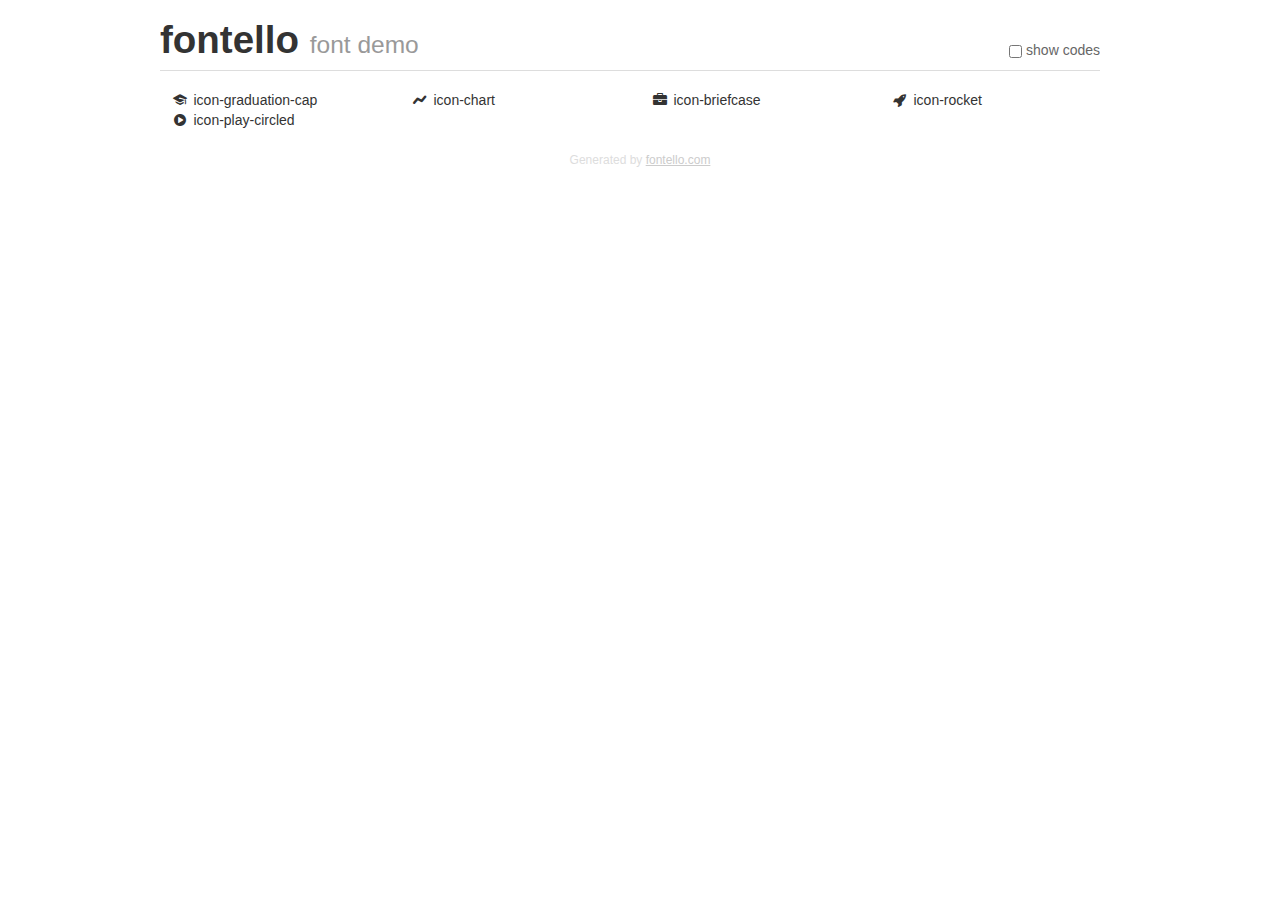
<file: fonts/fontello-5a3dbc9b/demo.html>
<!DOCTYPE html>
<html>
  <head>
  <!--[if lt IE 9]><script language="javascript" type="text/javascript" src="//html5shim.googlecode.com/svn/trunk/html5.js"></script><![endif]-->
  <meta charset="UTF-8">
  <style>
    html {
      font-size: 100%;
      -webkit-text-size-adjust: 100%;
      -ms-text-size-adjust: 100%;
    }
    a:focus {
      outline: thin dotted #333;
      outline: 5px auto -webkit-focus-ring-color;
      outline-offset: -2px;
    }
    a:hover,
    a:active {
      outline: 0;
    }
    input {
      margin: 0;
      font-size: 100%;
      vertical-align: middle;
      *overflow: visible;
      line-height: normal;
    }
    input::-moz-focus-inner {
      padding: 0;
      border: 0;
    }
    body {
      margin: 0;
      font-family: "Helvetica Neue", Helvetica, Arial, sans-serif;
      font-size: 14px;
      line-height: 20px;
      color: #333;
      background-color: #fff;
    }
    a {
      color: #08c;
      text-decoration: none;
    }
    a:hover {
      color: #005580;
      text-decoration: underline;
    }
    .row {
      margin-left: -20px;
      *zoom: 1;
    }
    .row:before,
    .row:after {
      display: table;
      content: "";
      line-height: 0;
    }
    .row:after {
      clear: both;
    }
    .span3 {
      float: left;
      min-height: 1px;
      margin-left: 20px;
      width: 220px;
    }
    .container {
      width: 940px;
      margin-right: auto;
      margin-left: auto;
      *zoom: 1;
    }
    .container:before,
    .container:after {
      display: table;
      content: "";
      line-height: 0;
    }
    .container:after {
      clear: both;
    }
    small {
      font-size: 85%;
    }
    h1 {
      margin: 10px 0;
      font-family: inherit;
      font-weight: bold;
      line-height: 20px;
      color: inherit;
      text-rendering: optimizelegibility;
      line-height: 40px;
      font-size: 38.5px;
    }
    h1 small {
      font-weight: normal;
      line-height: 1;
      color: #999;
      font-size: 24.5px;
    }

    body {
      margin-top: 90px;
    }
    .header {
      position: fixed;
      top: 0;
      left: 50%;
      margin-left: -480px;
      background-color: #fff;
      border-bottom: 1px solid #ddd;
      padding-top: 10px;
      z-index: 10;
    }
    .footer {
      color: #ddd;
      font-size: 12px;
      text-align: center;
      margin-top: 20px;
    }
    .footer a {
      color: #ccc;
      text-decoration: underline;
    }
    .the-icons {
      font-size: 14px;
      line-height: 24px;
    }
    .switch {
      position: absolute;
      right: 0;
      bottom: 10px;
      color: #666;
    }
    .switch input {
      margin-right: 0.3em;
    }
    .codesOn .i-name {
      display: none;
    }
    .codesOn .i-code {
      display: inline;
    }
    .i-code {
      display: none;
    }
    @font-face {
      font-family: 'fontello';
      src: url('./font/fontello.eot?97025643');
      src: url('./font/fontello.eot?97025643#iefix') format('embedded-opentype'),
           url('./font/fontello.woff?97025643') format('woff'),
           url('./font/fontello.ttf?97025643') format('truetype'),
           url('./font/fontello.svg?97025643#fontello') format('svg');
      font-weight: normal;
      font-style: normal;
    }
    .demo-icon {
      font-family: "fontello";
      font-style: normal;
      font-weight: normal;
      speak: never;
     
      display: inline-block;
      text-decoration: inherit;
      width: 1em;
      margin-right: .2em;
      text-align: center;
      /* opacity: .8; */
     
      /* For safety - reset parent styles, that can break glyph codes*/
      font-variant: normal;
      text-transform: none;
     
      /* fix buttons height, for twitter bootstrap */
      line-height: 1em;
     
      /* Animation center compensation - margins should be symmetric */
      /* remove if not needed */
      margin-left: .2em;
     
      /* You can be more comfortable with increased icons size */
      /* font-size: 120%; */
     
      /* Font smoothing. That was taken from TWBS */
      -webkit-font-smoothing: antialiased;
      -moz-osx-font-smoothing: grayscale;
     
      /* Uncomment for 3D effect */
      /* text-shadow: 1px 1px 1px rgba(127, 127, 127, 0.3); */
    }
    </style>
    <link rel="stylesheet" href="css/animation.css"><!--[if IE 7]><link rel="stylesheet" href="css/" + font.fontname + "-ie7.css"><![endif]-->
    <script>
      function toggleCodes(on) {
        var obj = document.getElementById('icons');
      
        if (on) {
          obj.className += ' codesOn';
        } else {
          obj.className = obj.className.replace(' codesOn', '');
        }
      }
    </script>
  </head>
  <body>
    <div class="container header">
      <h1>fontello <small>font demo</small></h1>
      <label class="switch">
        <input type="checkbox" onclick="toggleCodes(this.checked)">show codes
      </label>
    </div>
    <div class="container" id="icons">
      <div class="row">
        <div class="span3" title="Code: 0xe800">
          <i class="demo-icon icon-graduation-cap">&#xe800;</i> <span class="i-name">icon-graduation-cap</span><span class="i-code">0xe800</span>
        </div>
        <div class="span3" title="Code: 0xe802">
          <i class="demo-icon icon-chart">&#xe802;</i> <span class="i-name">icon-chart</span><span class="i-code">0xe802</span>
        </div>
        <div class="span3" title="Code: 0xe803">
          <i class="demo-icon icon-briefcase">&#xe803;</i> <span class="i-name">icon-briefcase</span><span class="i-code">0xe803</span>
        </div>
        <div class="span3" title="Code: 0xf135">
          <i class="demo-icon icon-rocket">&#xf135;</i> <span class="i-name">icon-rocket</span><span class="i-code">0xf135</span>
        </div>
      </div>
      <div class="row">
        <div class="span3" title="Code: 0xf144">
          <i class="demo-icon icon-play-circled">&#xf144;</i> <span class="i-name">icon-play-circled</span><span class="i-code">0xf144</span>
        </div>
      </div>
    </div>
    <div class="container footer">Generated by <a href="https://fontello.com">fontello.com</a></div>
  </body>
</html>
</file>
<file: css/general.css>
@import url(../fonts/DINPro/stylesheet.css);
@import url(../fonts/fontello-5a3dbc9b/css/fontello.css);
html, body {
  margin: 0;
  padding: 0;
  font-size: 18px;
  font-family: "DIN Pro", sans-serif;
  overflow: auto;
}

/* grid common styles*/
.grid-wrapper {
  display: grid;
}

/* -- grid common styles*/
button {
  background: #db545a;
  border: #db545a solid 1px;
  padding: 1em;
  color: white;
  text-transform: uppercase;
  margin: 2em 1em;
  font-weight: bold;
  transition: all ease-in 0.3s;
}
button :hover,
button :focus,
button :active {
  background: #d21e27;
  border-color: #d21e27;
}
button .btn-outline {
  background: transparent;
  border: white solid 1px;
  color: white;
}
button .btn-outline :hover,
button .btn-outline :focus,
button .btn-outline :active {
  background: black;
  border-color: black;
}

header {
  background-color: black;
  background-image: url("../img/professional-programmer-working-late-dark-office-2.jpg");
  background-size: cover;
  background-attachment: fixed;
  color: white;
  padding: 6em 1em;
  text-align: center;
}
header h1 {
  font-weight: normal;
  font-size: 4em;
  margin-top: 0;
}
header span {
  font-weight: normal;
  display: block;
  font-size: 0.4em;
}
header nav ul {
  font-size: 1.2em;
  display: table;
  list-style: none;
  margin: 0 auto;
}
header nav ul li {
  float: left;
}
header nav ul li::after {
  content: "|";
  padding: 0 0.3em;
}
header nav ul li:last-child::after {
  content: "";
}

a.freepick-link {
  color: white;
  font-size: 0.7em;
  text-decoration: none;
}

/* Homepage main */
main section {
  max-width: 1200px;
  margin: 0 auto;
}
main h2 {
  font-size: 2em;
  font-weight: normal;
  text-align: center;
}

#study-order article {
  max-width: 900px;
  margin: 4em auto;
  padding: 2em;
  border: solid 1px #478ac9;
  transition: all ease-in 0.3s;
}
#study-order article :hover,
#study-order article :focus {
  border-color: #db545a;
}
#study-order article :hover .icon,
#study-order article :focus .icon {
  color: #db545a;
}
#study-order article :hover h3,
#study-order article :focus h3 {
  color: #db545a;
}
#study-order article p:last-child {
  text-align: right;
  line-height: 1.5em;
}
#study-order .icon {
  font-size: 4em;
  color: #478ac9;
  transition: all ease-in 0.3s;
}
#study-order h3 {
  font-size: 1.4em;
  font-weight: normal;
  color: #478ac9;
  transition: all ease-in 0.3s;
}
#study-order .grid-wrapper {
  grid-template-columns: 1fr 5fr;
}

#start-education-today {
  color: white;
  background-color: black;
  background-image: url("../img/saas-concept-collage-2.jpg");
  background-size: cover;
  background-attachment: fixed;
  padding: 0;
}
#start-education-today > div {
  background: rgba(0, 0, 0, 0.5);
  width: 100%;
  margin: 0;
}
#start-education-today .grid-wrapper {
  margin: 0;
  padding: 4em 0;
  grid-template-columns: 2fr 1fr;
  max-width: 900px;
  margin: 0 auto;
  align-items: center;
}
#start-education-today h3 {
  font-size: 2em;
  font-weight: normal;
}
#start-education-today p {
  font-size: 1.5em;
  font-weight: normal;
}

#what-do-we-study .grid-wrapper {
  grid-template-columns: 1fr 1fr;
}
#what-do-we-study article {
  padding: 2em 0 3em 0;
}
#what-do-we-study h3 {
  font-size: 2em;
  font-weight: normal;
  text-align: center;
}
#what-do-we-study ul {
  list-style: none;
}
#what-do-we-study li {
  border: solid #333 1px;
  border-radius: 20px;
  width: auto;
  display: block;
  float: left;
  margin: 5px 2px;
  padding: 5px 10px;
}
#what-do-we-study aside {
  background-image: url("../img/business-serious-manager-working-laptop-standing.jpg");
  background-size: cover;
  background-position: center center;
}

#promo-block-2 {
  background-color: black;
  background-image: url("../img/hologram-projector-screen-with-cloud-system-technology-2.jpg");
  background-size: cover;
  background-position: center;
  background-attachment: fixed;
  padding: 0;
  margin: 0;
  color: white;
  text-align: center;
}
#promo-block-2 > div {
  background: rgba(0, 0, 0, 0.5);
  margin: 0;
  padding: 0;
}
#promo-block-2 section {
  padding: 4em 0;
  margin: 0 auto;
  max-width: 900px;
}
#promo-block-2 .grid-wrapper {
  grid-template-columns: 1fr 1fr;
}
#promo-block-2 h3 {
  font-size: 2em;
  font-weight: normal;
  margin: 0.5em 0;
}
#promo-block-2 h4 {
  font-size: 1.5em;
  font-weight: normal;
  margin: 0.5em 0;
}

#lessons-gallery h2 {
  margin: 1em 0;
}
#lessons-gallery .grid-wrapper {
  grid-template-columns: 1fr 1fr 1fr;
  margin-bottom: 3em;
  row-gap: 3em;
}
#lessons-gallery figure {
  max-width: 300px;
  margin: 0 auto;
}
#lessons-gallery img {
  max-width: 300px;
  margin-bottom: 1em;
}

/* --Homepage main */
@media (max-width: 1150px) {
  #lessons-gallery .grid-wrapper {
    grid-template-columns: 1fr 1fr;
    align-items: stretch;
  }
}
@media (max-width: 700px) {
  #study-order .icon {
    font-size: 2em;
  }
  #study-order .grid-wrapper > div:first-child {
    margin-top: 1em;
  }
  #study-order article {
    margin: 0;
    border-bottom-width: 0;
  }
}
@media (max-width: 600px) {
  header h1 {
    font-size: 2.5em;
  }
  header h1 span {
    margin-top: 1em;
  }
  header nav ul li {
    float: none;
  }
  header nav ul li::after {
    content: "";
  }
  #lessons-gallery .grid-wrapper {
    grid-template-columns: 1fr;
    align-items: stretch;
  }
  #what-do-we-study .grid-wrapper {
    grid-template-columns: 1fr;
  }
  #what-do-we-study aside {
    display: none;
  }
  #start-education-today .grid-wrapper {
    grid-template-columns: 1fr;
    text-align: center;
    max-width: 100%;
  }
}
@media (max-width: 400px) {
  header {
    padding: 2em 1em;
  }
  header h1 {
    font-size: 2em;
  }
  #study-order h2 {
    font-size: 1.5em;
  }
  #study-order h3 {
    font-size: 1.2em;
  }
  #what-do-we-study {
    display: none;
  }
  #promo-block-2 {
    display: none;
  }
}
footer {
  color: white;
  background: rgb(57, 57, 57);
}
footer a,
footer a:visited,
footer a:focus,
footer a:hover,
footer a:active {
  color: white;
  text-decoration: none;
}
footer .grid-wrapper {
  padding: 3em 2em;
  margin: 0 auto;
  max-width: 1200px;
  grid-template-columns: 1fr 1fr 1fr;
  align-items: center;
}
footer .footer-info {
  padding: 0.5em 0;
}
footer .footer-info p {
  line-height: 1em;
}
footer .footer-logo {
  font-size: 2.5em;
  text-align: center;
  padding: 0.5em 0;
}
footer .footer-links {
  text-align: center;
  padding: 0.5em 0;
}
footer .footer-links img {
  max-width: 50px;
}

@media (max-width: 600px) {
  footer .grid-wrapper {
    grid-template-columns: 1fr;
    text-align: center;
  }
}

/*# sourceMappingURL=general.css.map */
</file>
<file: fonts/DINPro/stylesheet.css>
/* This stylesheet generated by Transfonter (https://transfonter.org) on July 4, 2017 2:35 AM */

@font-face {
	font-family: 'DIN Pro';
	src: url('DINPro-Medium.eot');
	src: local('DIN Pro Medium'), local('DINPro-Medium'),
		url('DINPro-Medium.eot?#iefix') format('embedded-opentype'),
		url('DINPro-Medium.woff') format('woff'),
		url('DINPro-Medium.ttf') format('truetype');
	font-weight: 500;
	font-style: normal;
}

@font-face {
	font-family: 'DIN Pro';
	src: url('DINPro-BlackItalic.eot');
	src: local('DIN Pro Black Italic'), local('DINPro-BlackItalic'),
		url('DINPro-BlackItalic.eot?#iefix') format('embedded-opentype'),
		url('DINPro-BlackItalic.woff') format('woff'),
		url('DINPro-BlackItalic.ttf') format('truetype');
	font-weight: 900;
	font-style: italic;
}

@font-face {
	font-family: 'DIN Pro Cond';
	src: url('DINPro-CondensedBlackItalic.eot');
	src: local('DIN Pro Condensed Black Italic'), local('DINPro-CondensedBlackItalic'),
		url('DINPro-CondensedBlackItalic.eot?#iefix') format('embedded-opentype'),
		url('DINPro-CondensedBlackItalic.woff') format('woff'),
		url('DINPro-CondensedBlackItalic.ttf') format('truetype');
	font-weight: 900;
	font-style: italic;
}

@font-face {
	font-family: 'DIN Pro Cond';
	src: url('DINPro-CondensedMedium.eot');
	src: local('DIN Pro Condensed Medium'), local('DINPro-CondensedMedium'),
		url('DINPro-CondensedMedium.eot?#iefix') format('embedded-opentype'),
		url('DINPro-CondensedMedium.woff') format('woff'),
		url('DINPro-CondensedMedium.ttf') format('truetype');
	font-weight: 500;
	font-style: normal;
}

@font-face {
	font-family: 'DIN Pro';
	src: url('DINPro-MediumItalic.eot');
	src: local('DIN Pro Medium Italic'), local('DINPro-MediumItalic'),
		url('DINPro-MediumItalic.eot?#iefix') format('embedded-opentype'),
		url('DINPro-MediumItalic.woff') format('woff'),
		url('DINPro-MediumItalic.ttf') format('truetype');
	font-weight: 500;
	font-style: italic;
}

@font-face {
	font-family: 'DIN Pro';
	src: url('DINPro-Bold.eot');
	src: local('DIN Pro Bold'), local('DINPro-Bold'),
		url('DINPro-Bold.eot?#iefix') format('embedded-opentype'),
		url('DINPro-Bold.woff') format('woff'),
		url('DINPro-Bold.ttf') format('truetype');
	font-weight: bold;
	font-style: normal;
}

@font-face {
	font-family: 'DIN Pro';
	src: url('DINPro-Light.eot');
	src: local('DIN Pro Light'), local('DINPro-Light'),
		url('DINPro-Light.eot?#iefix') format('embedded-opentype'),
		url('DINPro-Light.woff') format('woff'),
		url('DINPro-Light.ttf') format('truetype');
	font-weight: 300;
	font-style: normal;
}

@font-face {
	font-family: 'DIN Pro Cond';
	src: url('DINPro-CondensedMediumItalic.eot');
	src: local('DIN Pro Condensed Medium Italic'), local('DINPro-CondensedMediumItalic'),
		url('DINPro-CondensedMediumItalic.eot?#iefix') format('embedded-opentype'),
		url('DINPro-CondensedMediumItalic.woff') format('woff'),
		url('DINPro-CondensedMediumItalic.ttf') format('truetype');
	font-weight: 500;
	font-style: italic;
}

@font-face {
	font-family: 'DIN Pro';
	src: url('DINPro-Italic.eot');
	src: local('DIN Pro Italic'), local('DINPro-Italic'),
		url('DINPro-Italic.eot?#iefix') format('embedded-opentype'),
		url('DINPro-Italic.woff') format('woff'),
		url('DINPro-Italic.ttf') format('truetype');
	font-weight: normal;
	font-style: italic;
}

@font-face {
	font-family: 'DIN Pro';
	src: url('DINPro.eot');
	src: local('DIN Pro'), local('DINPro'),
		url('DINPro.eot?#iefix') format('embedded-opentype'),
		url('DINPro.woff') format('woff'),
		url('DINPro.ttf') format('truetype');
	font-weight: normal;
	font-style: normal;
}

@font-face {
	font-family: 'DIN Pro Cond';
	src: url('DINPro-CondensedBlack.eot');
	src: local('DIN Pro Condensed Black'), local('DINPro-CondensedBlack'),
		url('DINPro-CondensedBlack.eot?#iefix') format('embedded-opentype'),
		url('DINPro-CondensedBlack.woff') format('woff'),
		url('DINPro-CondensedBlack.ttf') format('truetype');
	font-weight: 900;
	font-style: normal;
}

@font-face {
	font-family: 'DIN Pro Cond';
	src: url('DINPro-CondensedBold.eot');
	src: local('DIN Pro Condensed Bold'), local('DINPro-CondensedBold'),
		url('DINPro-CondensedBold.eot?#iefix') format('embedded-opentype'),
		url('DINPro-CondensedBold.woff') format('woff'),
		url('DINPro-CondensedBold.ttf') format('truetype');
	font-weight: bold;
	font-style: normal;
}

@font-face {
	font-family: 'DIN Pro';
	src: url('DINPro-Black.eot');
	src: local('DIN Pro Black'), local('DINPro-Black'),
		url('DINPro-Black.eot?#iefix') format('embedded-opentype'),
		url('DINPro-Black.woff') format('woff'),
		url('DINPro-Black.ttf') format('truetype');
	font-weight: 900;
	font-style: normal;
}

@font-face {
	font-family: 'DIN Pro';
	src: url('DINPro-LightItalic.eot');
	src: local('DIN Pro Light Italic'), local('DINPro-LightItalic'),
		url('DINPro-LightItalic.eot?#iefix') format('embedded-opentype'),
		url('DINPro-LightItalic.woff') format('woff'),
		url('DINPro-LightItalic.ttf') format('truetype');
	font-weight: 300;
	font-style: italic;
}

@font-face {
	font-family: 'DIN Pro Cond';
	src: url('DINPro-CondensedBoldItalic.eot');
	src: local('DIN Pro Condensed Bold Italic'), local('DINPro-CondensedBoldItalic'),
		url('DINPro-CondensedBoldItalic.eot?#iefix') format('embedded-opentype'),
		url('DINPro-CondensedBoldItalic.woff') format('woff'),
		url('DINPro-CondensedBoldItalic.ttf') format('truetype');
	font-weight: bold;
	font-style: italic;
}

@font-face {
	font-family: 'DIN Pro Cond';
	src: url('DINPro-CondensedRegular.eot');
	src: local('DIN Pro Condensed Regular'), local('DINPro-CondensedRegular'),
		url('DINPro-CondensedRegular.eot?#iefix') format('embedded-opentype'),
		url('DINPro-CondensedRegular.woff') format('woff'),
		url('DINPro-CondensedRegular.ttf') format('truetype');
	font-weight: normal;
	font-style: normal;
}

@font-face {
	font-family: 'DIN Pro Cond';
	src: url('DINPro-CondensedItalic.eot');
	src: local('DIN Pro Condensed Italic'), local('DINPro-CondensedItalic'),
		url('DINPro-CondensedItalic.eot?#iefix') format('embedded-opentype'),
		url('DINPro-CondensedItalic.woff') format('woff'),
		url('DINPro-CondensedItalic.ttf') format('truetype');
	font-weight: normal;
	font-style: italic;
}

@font-face {
	font-family: 'DIN Pro Cond';
	src: url('DINPro-CondensedLightItalic.eot');
	src: local('DIN Pro Condensed Light Italic'), local('DINPro-CondensedLightItalic'),
		url('DINPro-CondensedLightItalic.eot?#iefix') format('embedded-opentype'),
		url('DINPro-CondensedLightItalic.woff') format('woff'),
		url('DINPro-CondensedLightItalic.ttf') format('truetype');
	font-weight: 300;
	font-style: italic;
}

@font-face {
	font-family: 'DIN Pro Cond';
	src: url('DINPro-CondensedLight.eot');
	src: local('DIN Pro Condensed Light'), local('DINPro-CondensedLight'),
		url('DINPro-CondensedLight.eot?#iefix') format('embedded-opentype'),
		url('DINPro-CondensedLight.woff') format('woff'),
		url('DINPro-CondensedLight.ttf') format('truetype');
	font-weight: 300;
	font-style: normal;
}

@font-face {
	font-family: 'DIN Pro';
	src: url('DINPro-BoldItalic.eot');
	src: local('DIN Pro Bold Italic'), local('DINPro-BoldItalic'),
		url('DINPro-BoldItalic.eot?#iefix') format('embedded-opentype'),
		url('DINPro-BoldItalic.woff') format('woff'),
		url('DINPro-BoldItalic.ttf') format('truetype');
	font-weight: bold;
	font-style: italic;
}
</file>
<file: fonts/fontello-5a3dbc9b/css/fontello.css>
@font-face {
  font-family: 'fontello';
  src: url('../font/fontello.eot?3171914');
  src: url('../font/fontello.eot?3171914#iefix') format('embedded-opentype'),
       url('../font/fontello.woff2?3171914') format('woff2'),
       url('../font/fontello.woff?3171914') format('woff'),
       url('../font/fontello.ttf?3171914') format('truetype'),
       url('../font/fontello.svg?3171914#fontello') format('svg');
  font-weight: normal;
  font-style: normal;
}
/* Chrome hack: SVG is rendered more smooth in Windozze. 100% magic, uncomment if you need it. */
/* Note, that will break hinting! In other OS-es font will be not as sharp as it could be */
/*
@media screen and (-webkit-min-device-pixel-ratio:0) {
  @font-face {
    font-family: 'fontello';
    src: url('../font/fontello.svg?3171914#fontello') format('svg');
  }
}
*/
[class^="icon-"]:before, [class*=" icon-"]:before {
  font-family: "fontello";
  font-style: normal;
  font-weight: normal;
  speak: never;

  display: inline-block;
  text-decoration: inherit;
  width: 1em;
  margin-right: .2em;
  text-align: center;
  /* opacity: .8; */

  /* For safety - reset parent styles, that can break glyph codes*/
  font-variant: normal;
  text-transform: none;

  /* fix buttons height, for twitter bootstrap */
  line-height: 1em;

  /* Animation center compensation - margins should be symmetric */
  /* remove if not needed */
  margin-left: .2em;

  /* you can be more comfortable with increased icons size */
  /* font-size: 120%; */

  /* Font smoothing. That was taken from TWBS */
  -webkit-font-smoothing: antialiased;
  -moz-osx-font-smoothing: grayscale;

  /* Uncomment for 3D effect */
  /* text-shadow: 1px 1px 1px rgba(127, 127, 127, 0.3); */
}

.icon-graduation-cap:before { content: '\e800'; } /* '' */
.icon-chart:before { content: '\e802'; } /* '' */
.icon-briefcase:before { content: '\e803'; } /* '' */
.icon-rocket:before { content: '\f135'; } /* '' */
.icon-play-circled:before { content: '\f144'; } /* '' */
</file>
<file: fonts/fontello-5a3dbc9b/css/animation.css>
/*
   Animation example, for spinners
*/
.animate-spin {
  -moz-animation: spin 2s infinite linear;
  -o-animation: spin 2s infinite linear;
  -webkit-animation: spin 2s infinite linear;
  animation: spin 2s infinite linear;
  display: inline-block;
}
@-moz-keyframes spin {
  0% {
    -moz-transform: rotate(0deg);
    -o-transform: rotate(0deg);
    -webkit-transform: rotate(0deg);
    transform: rotate(0deg);
  }

  100% {
    -moz-transform: rotate(359deg);
    -o-transform: rotate(359deg);
    -webkit-transform: rotate(359deg);
    transform: rotate(359deg);
  }
}
@-webkit-keyframes spin {
  0% {
    -moz-transform: rotate(0deg);
    -o-transform: rotate(0deg);
    -webkit-transform: rotate(0deg);
    transform: rotate(0deg);
  }

  100% {
    -moz-transform: rotate(359deg);
    -o-transform: rotate(359deg);
    -webkit-transform: rotate(359deg);
    transform: rotate(359deg);
  }
}
@-o-keyframes spin {
  0% {
    -moz-transform: rotate(0deg);
    -o-transform: rotate(0deg);
    -webkit-transform: rotate(0deg);
    transform: rotate(0deg);
  }

  100% {
    -moz-transform: rotate(359deg);
    -o-transform: rotate(359deg);
    -webkit-transform: rotate(359deg);
    transform: rotate(359deg);
  }
}
@-ms-keyframes spin {
  0% {
    -moz-transform: rotate(0deg);
    -o-transform: rotate(0deg);
    -webkit-transform: rotate(0deg);
    transform: rotate(0deg);
  }

  100% {
    -moz-transform: rotate(359deg);
    -o-transform: rotate(359deg);
    -webkit-transform: rotate(359deg);
    transform: rotate(359deg);
  }
}
@keyframes spin {
  0% {
    -moz-transform: rotate(0deg);
    -o-transform: rotate(0deg);
    -webkit-transform: rotate(0deg);
    transform: rotate(0deg);
  }

  100% {
    -moz-transform: rotate(359deg);
    -o-transform: rotate(359deg);
    -webkit-transform: rotate(359deg);
    transform: rotate(359deg);
  }
}
</file>
